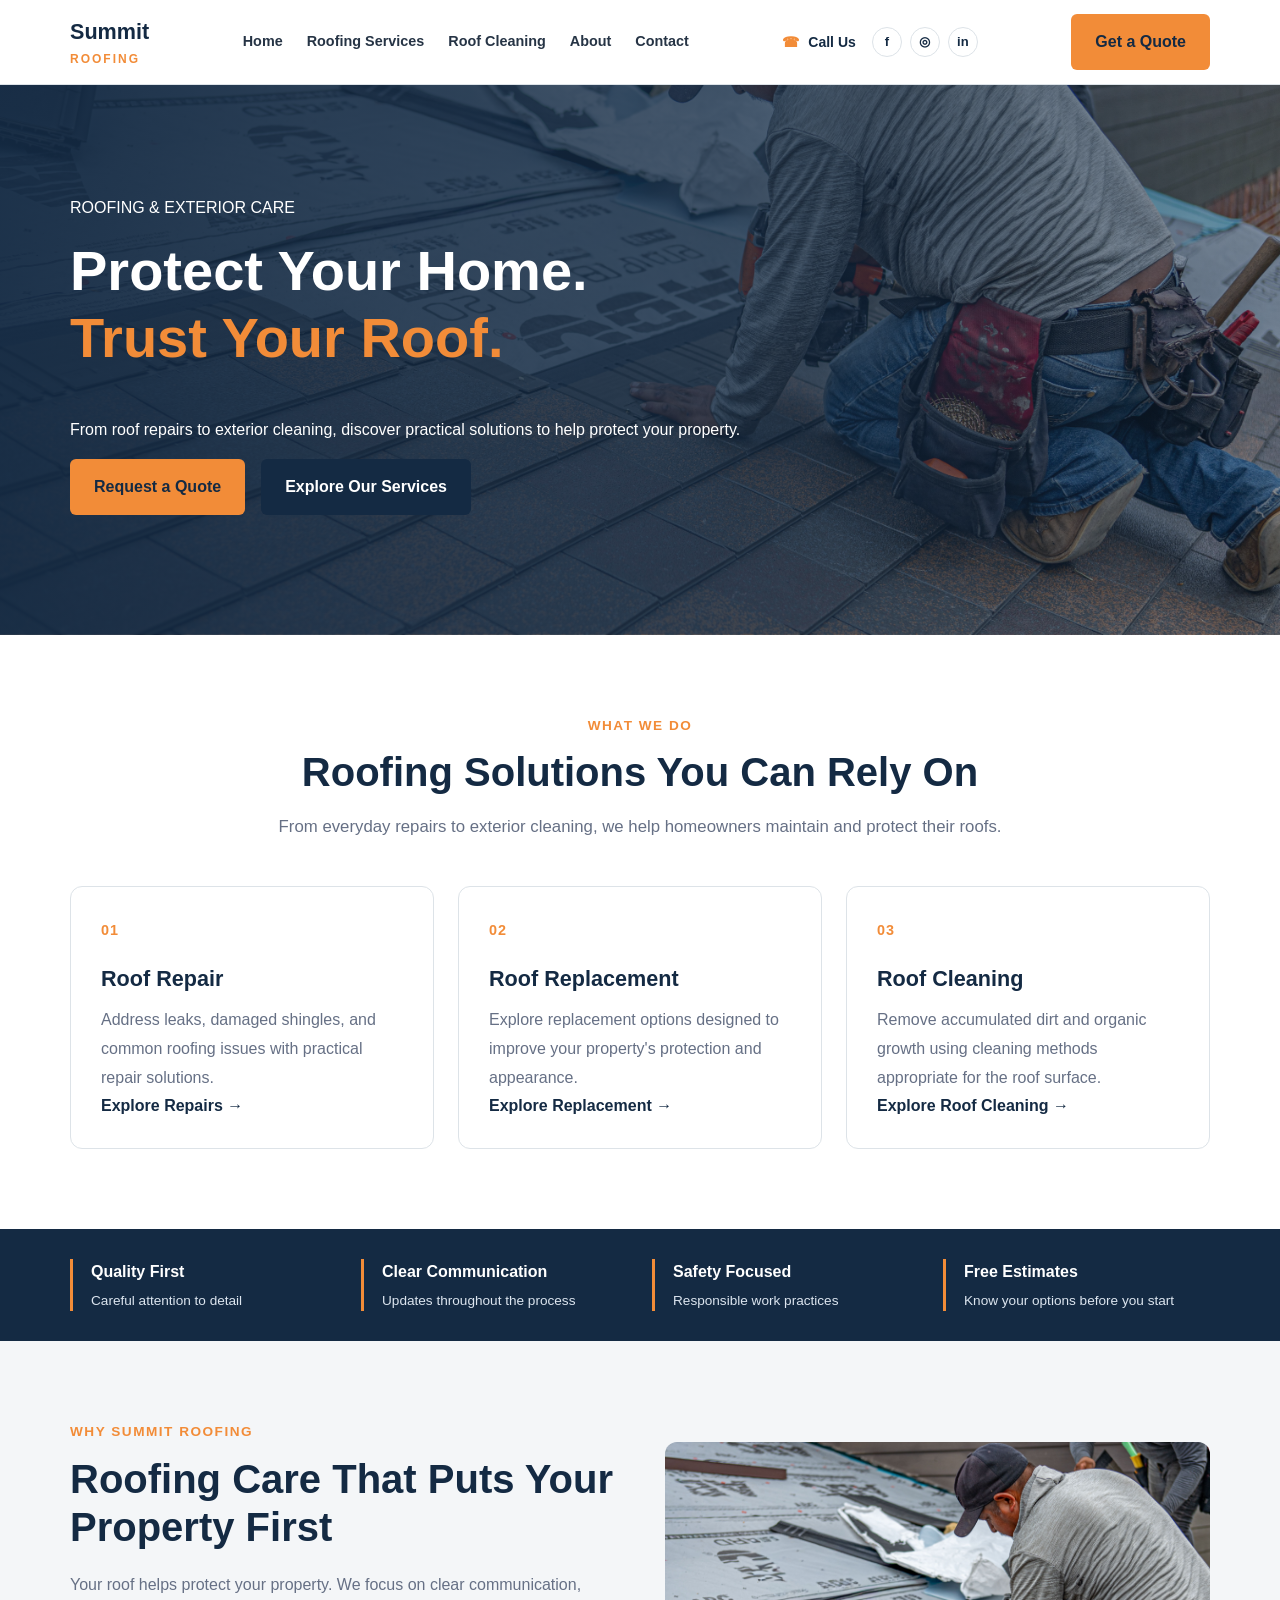
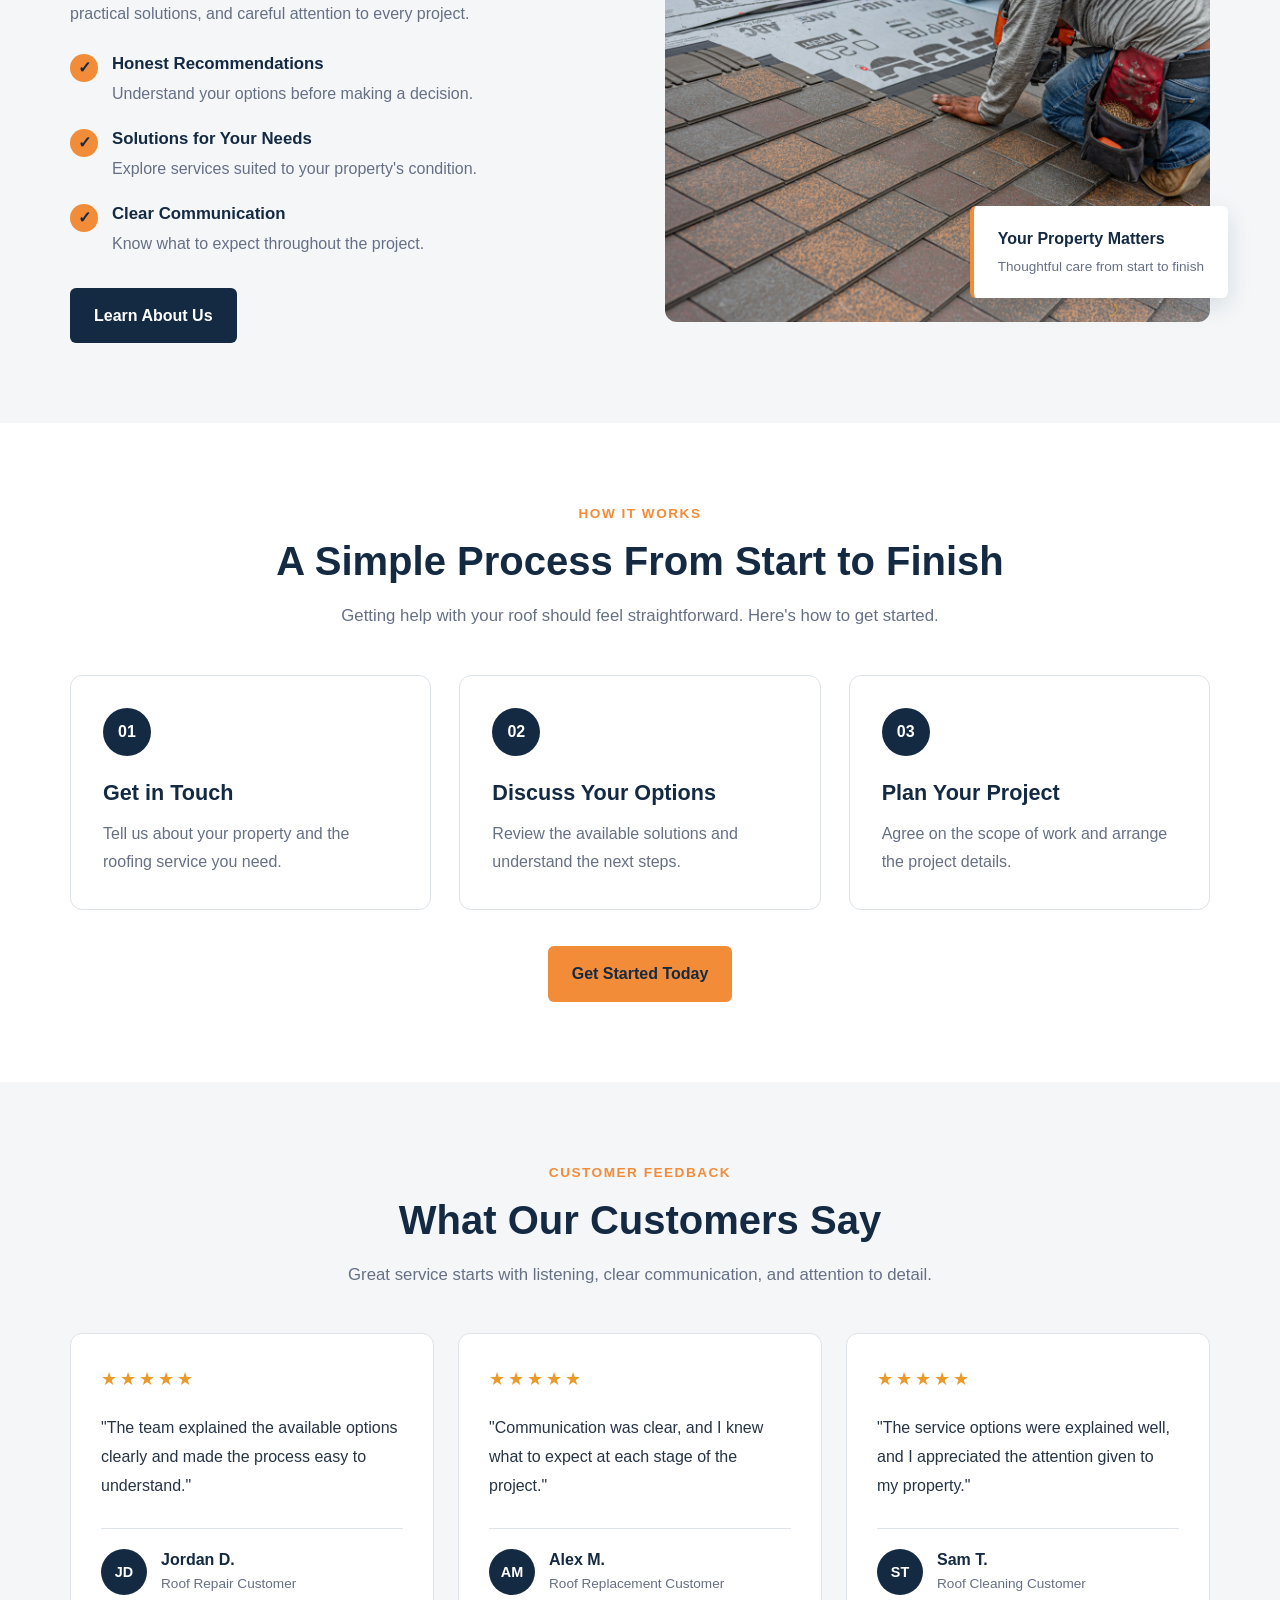
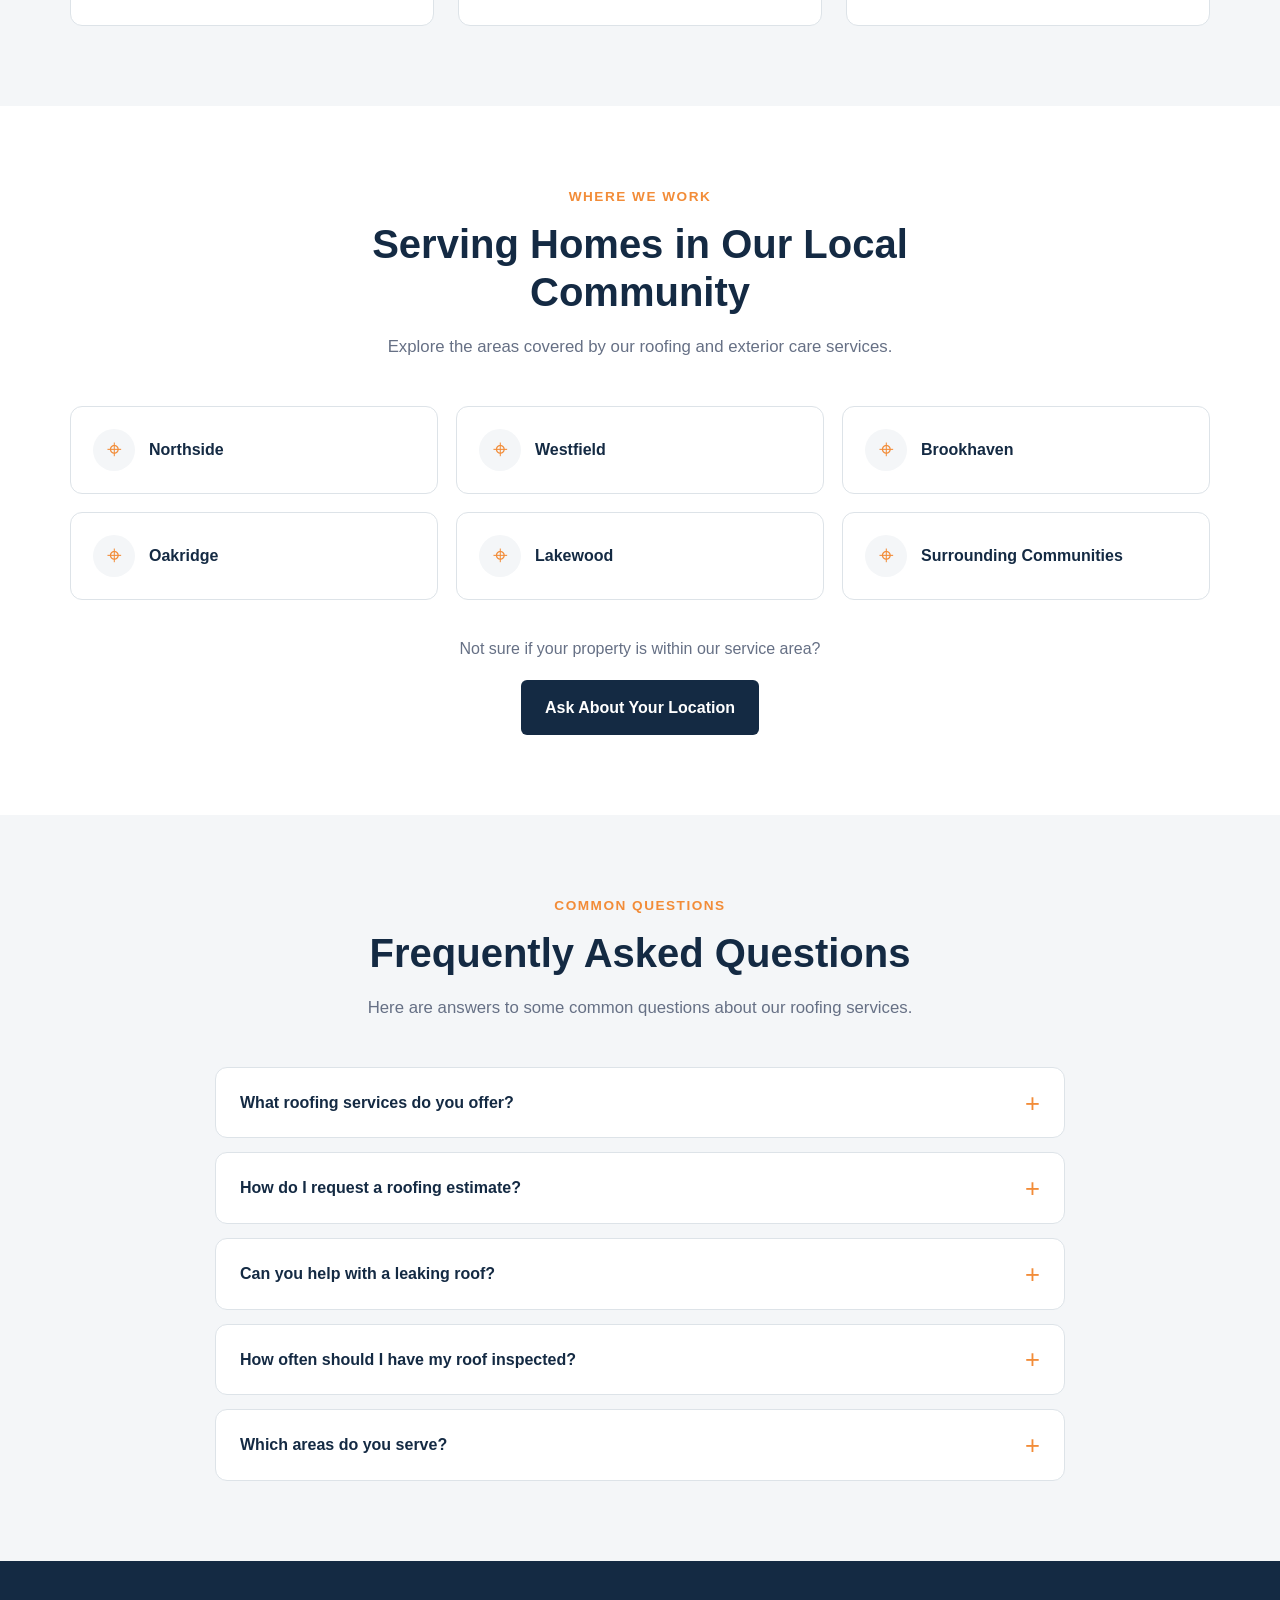
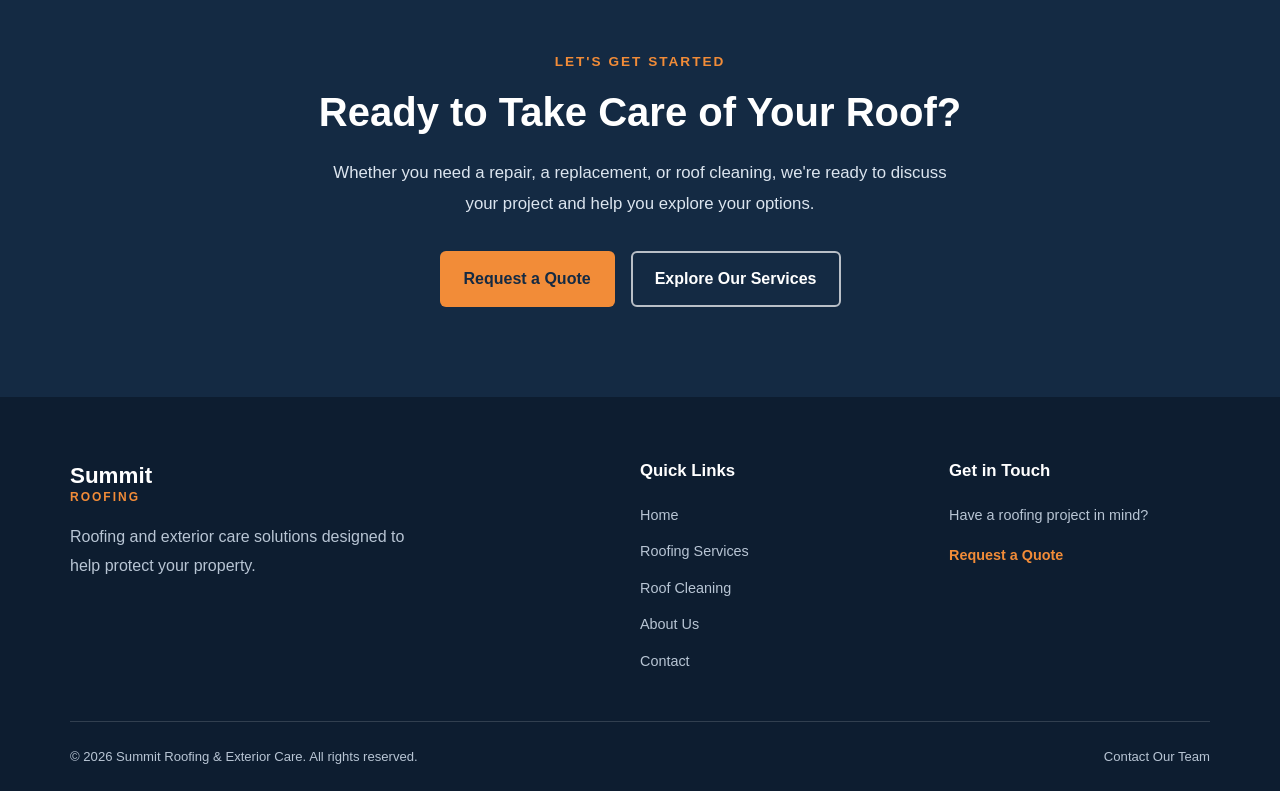
<file: index.html>
<!DOCTYPE html>
<html lang="en">
<head>
    <meta charset="UTF-8">
    <meta name="viewport" content="width=device-width, initial-scale=1.0">

    <title>Summit Roofing & Exterior Care</title>

    <meta
        name="description"
        content="Explore roofing, roof repair, roof replacement, and roof cleaning services from Summit Roofing & Exterior Care."
    >

    <link rel="stylesheet" href="assets/css/style.css">
</head>

<body>

 
<header class="site-header">
  <div class="container">
    <a href="index.html" class="site-logo">
      Summit<span>Roofing</span>
    </a>

    <nav class="site-nav" aria-label="Main navigation">
      <a href="index.html">Home</a>
      <a href="services.html">Roofing Services</a>
      <a href="roof-cleaning.html">Roof Cleaning</a>
      <a href="about.html">About</a>
      <a href="contact.html">Contact</a>
    </nav>

    <!-- ADDITION STARTS HERE -->
    <div class="header-contact">
      <a href="tel:+10000000000" class="header-phone">
        <span aria-hidden="true">☎</span> Call Us
      </a>

      <div class="header-socials">
        <a href="#" aria-label="Facebook">f</a>
        <a href="#" aria-label="Instagram">◎</a>
        <a href="#" aria-label="LinkedIn">in</a>
      </div>
    </div>
    <!-- ADDITION ENDS HERE -->

    <a href="contact.html" class="btn btn--accent">Get a Quote</a>
  </div>
</header>


    <main>
        <section class="hero">
            <div class="container">
                <p class="hero-label">
                    ROOFING & EXTERIOR CARE
                </p>

                <h1>
                    Protect Your Home.<br>
                    <span>Trust Your Roof.</span>
                </h1>

                <p class="hero-description">
                    From roof repairs to exterior cleaning, discover
                    practical solutions to help protect your property.
                </p>

                <div class="hero-actions">
                    <a href="contact.html" class="btn btn--accent">
                        Request a Quote
                    </a>

                    <a href="services.html" class="btn btn--primary">
                        Explore Our Services
                    </a>
                </div>
            </div>
        </section>
        
<!-- Services Section -->
<section class="section services-section">
    <div class="container">

        <div class="section-heading">
            <p class="section-label">WHAT WE DO</p>
            <h2>Roofing Solutions You Can Rely On</h2>
            <p>
                From everyday repairs to exterior cleaning,
                we help homeowners maintain and protect their roofs.
            </p>
        </div>

        <div class="services-grid">

            <article class="service-card">
                <div class="service-number">01</div>
                <h3>Roof Repair</h3>
                <p>
                    Address leaks, damaged shingles, and common
                    roofing issues with practical repair solutions.
                </p>
                <a href="services.html" class="service-link">
                    Explore Repairs &rarr;
                </a>
            </article>

            <article class="service-card">
                <div class="service-number">02</div>
                <h3>Roof Replacement</h3>
                <p>
                    Explore replacement options designed to improve
                    your property's protection and appearance.
                </p>
                <a href="services.html" class="service-link">
                    Explore Replacement &rarr;
                </a>
            </article>

            <article class="service-card">
                <div class="service-number">03</div>
                <h3>Roof Cleaning</h3>
                <p>
                    Remove accumulated dirt and organic growth using
                    cleaning methods appropriate for the roof surface.
                </p>
                <a href="roof-cleaning.html" class="service-link">
                    Explore Roof Cleaning &rarr;
                </a>
            </article>

        </div>

    </div>
</section>

<!-- Trust Bar -->
<section class="trust-bar">
  <div class="container trust-grid">
    <div class="trust-item">
      <strong>Quality First</strong>
      <span>Careful attention to detail</span>
    </div>

    <div class="trust-item">
      <strong>Clear Communication</strong>
      <span>Updates throughout the process</span>
    </div>

    <div class="trust-item">
      <strong>Safety Focused</strong>
      <span>Responsible work practices</span>
    </div>

    <div class="trust-item">
      <strong>Free Estimates</strong>
      <span>Know your options before you start</span>
    </div>
  </div>
</section>

<!-- Why Choose Us Section -->
<section class="section why-us-section">
  <div class="container why-us-grid">

    <div class="why-us-content">
      <p class="section-label">WHY SUMMIT ROOFING</p>

      <h2>Roofing Care That Puts Your Property First</h2>

      <p>
        Your roof helps protect your property. We focus on clear
        communication, practical solutions, and careful attention
        to every project.
      </p>

      <div class="why-us-points">

        <div class="why-us-point">
          <span class="why-us-check">✓</span>
          <div>
            <h3>Honest Recommendations</h3>
            <p>Understand your options before making a decision.</p>
          </div>
        </div>

        <div class="why-us-point">
          <span class="why-us-check">✓</span>
          <div>
            <h3>Solutions for Your Needs</h3>
            <p>Explore services suited to your property's condition.</p>
          </div>
        </div>

        <div class="why-us-point">
          <span class="why-us-check">✓</span>
          <div>
            <h3>Clear Communication</h3>
            <p>Know what to expect throughout the project.</p>
          </div>
        </div>

      </div>

      <a href="about.html" class="btn btn--primary">Learn About Us</a>
    </div>

    <div class="why-us-visual">
      <img
        src="assets/images/roofing-hero.jpg"
        alt="Roofing and exterior care"
      >

      <div class="why-us-note">
        <strong>Your Property Matters</strong>
        <span>Thoughtful care from start to finish</span>
      </div>
    </div>

  </div>
</section>

<!-- How It Works Section -->
<section class="section process-section">
  <div class="container">

    <div class="section-heading">
      <p class="section-label">HOW IT WORKS</p>
      <h2>A Simple Process From Start to Finish</h2>
      <p>Getting help with your roof should feel straightforward. Here's how to get started.</p>
    </div>

    <div class="process-grid">

      <article class="process-card">
        <span class="process-number">01</span>
        <h3>Get in Touch</h3>
        <p>Tell us about your property and the roofing service you need.</p>
      </article>

      <article class="process-card">
        <span class="process-number">02</span>
        <h3>Discuss Your Options</h3>
        <p>Review the available solutions and understand the next steps.</p>
      </article>

      <article class="process-card">
        <span class="process-number">03</span>
        <h3>Plan Your Project</h3>
        <p>Agree on the scope of work and arrange the project details.</p>
      </article>

    </div>

    <div class="process-cta">
      <a href="contact.html" class="btn btn--accent">Get Started Today</a>
    </div>

  </div>
</section>

<!-- Customer Reviews Section -->
<section class="section reviews-section">
  <div class="container">

    <div class="section-heading">
      <p class="section-label">CUSTOMER FEEDBACK</p>
      <h2>What Our Customers Say</h2>
      <p>Great service starts with listening, clear communication, and attention to detail.</p>
    </div>

    <div class="reviews-grid">

      <article class="review-card">
        <div class="review-stars" aria-label="5 out of 5 stars">
          ★★★★★
        </div>
        <blockquote>
          "The team explained the available options clearly and made the process easy to understand."
        </blockquote>
        <div class="review-author">
          <div class="review-avatar">JD</div>
          <div>
            <h3>Jordan D.</h3>
            <p>Roof Repair Customer</p>
          </div>
        </div>
      </article>

      <article class="review-card">
        <div class="review-stars" aria-label="5 out of 5 stars">
          ★★★★★
        </div>
        <blockquote>
          "Communication was clear, and I knew what to expect at each stage of the project."
        </blockquote>
        <div class="review-author">
          <div class="review-avatar">AM</div>
          <div>
            <h3>Alex M.</h3>
            <p>Roof Replacement Customer</p>
          </div>
        </div>
      </article>

      <article class="review-card">
        <div class="review-stars" aria-label="5 out of 5 stars">
          ★★★★★
        </div>
        <blockquote>
          "The service options were explained well, and I appreciated the attention given to my property."
        </blockquote>
        <div class="review-author">
          <div class="review-avatar">ST</div>
          <div>
            <h3>Sam T.</h3>
            <p>Roof Cleaning Customer</p>
          </div>
        </div>
      </article>

    </div>
  </div>
</section>

<!-- Service Areas Section -->
<section class="section service-areas-section">
  <div class="container">

    <div class="section-heading">
      <p class="section-label">WHERE WE WORK</p>
      <h2>Serving Homes in Our Local Community</h2>
      <p>Explore the areas covered by our roofing and exterior care services.</p>
    </div>

    <div class="service-areas-grid">
      <div class="service-area-item">
        <span class="area-pin">⌖</span>
        <h3>Northside</h3>
      </div>

      <div class="service-area-item">
        <span class="area-pin">⌖</span>
        <h3>Westfield</h3>
      </div>

      <div class="service-area-item">
        <span class="area-pin">⌖</span>
        <h3>Brookhaven</h3>
      </div>

      <div class="service-area-item">
        <span class="area-pin">⌖</span>
        <h3>Oakridge</h3>
      </div>

      <div class="service-area-item">
        <span class="area-pin">⌖</span>
        <h3>Lakewood</h3>
      </div>

      <div class="service-area-item">
        <span class="area-pin">⌖</span>
        <h3>Surrounding Communities</h3>
      </div>
    </div>

    <div class="service-areas-cta">
      <p>Not sure if your property is within our service area?</p>
      <a href="contact.html" class="btn btn--primary">Ask About Your Location</a>
    </div>

  </div>
</section>

<!-- FAQ Section -->
<section class="section faq-section">
  <div class="container">

    <div class="section-heading">
      <p class="section-label">COMMON QUESTIONS</p>
      <h2>Frequently Asked Questions</h2>
      <p>Here are answers to some common questions about our roofing services.</p>
    </div>

    <div class="faq-list">

      <details class="faq-item">
        <summary>What roofing services do you offer?</summary>
        <p>Our services include roof repairs, roof replacement, and roof cleaning. Contact us to discuss your property's needs.</p>
      </details>

      <details class="faq-item">
        <summary>How do I request a roofing estimate?</summary>
        <p>Visit our contact page and tell us about your project. We'll discuss the next steps for your estimate.</p>
      </details>

      <details class="faq-item">
        <summary>Can you help with a leaking roof?</summary>
        <p>We can discuss your roofing concern and help you explore appropriate repair options.</p>
      </details>

      <details class="faq-item">
        <summary>How often should I have my roof inspected?</summary>
        <p>Inspection needs depend on your roof's age, condition, local weather, and any signs of damage. Consider a professional inspection if you notice a problem.</p>
      </details>

      <details class="faq-item">
        <summary>Which areas do you serve?</summary>
        <p>Check our service areas section or contact us to ask whether your property is within our coverage area.</p>
      </details>

    </div>
  </div>
</section>

<!-- Final Call to Action -->
<section class="section final-cta-section">
  <div class="container">
    <div class="final-cta-content">
      <p class="final-cta-label">LET'S GET STARTED</p>

      <h2>Ready to Take Care of Your Roof?</h2>

      <p>
        Whether you need a repair, a replacement, or roof cleaning,
        we're ready to discuss your project and help you explore your options.
      </p>

      <div class="final-cta-actions">
        <a href="contact.html" class="btn btn--accent">
          Request a Quote
        </a>

        <a href="services.html" class="btn btn--outline-light">
          Explore Our Services
        </a>
      </div>
    </div>
  </div>
</section>

<!-- Website Footer -->
<footer class="site-footer">
  <div class="container">

    <div class="footer-grid">

      <div class="footer-about">
        <a href="index.html" class="footer-logo">
          Summit<span>Roofing</span>
        </a>

        <p>
          Roofing and exterior care solutions designed to help
          protect your property.
        </p>
      </div>

      <div class="footer-links">
        <h3>Quick Links</h3>
        <a href="index.html">Home</a>
        <a href="services.html">Roofing Services</a>
        <a href="roof-cleaning.html">Roof Cleaning</a>
        <a href="about.html">About Us</a>
        <a href="contact.html">Contact</a>
      </div>

      <div class="footer-contact">
        <h3>Get in Touch</h3>
        <p>Have a roofing project in mind?</p>
        <a href="contact.html" class="footer-contact-link">
          Request a Quote
        </a>
      </div>

    </div>

    <div class="footer-bottom">
      <p>&copy; 2026 Summit Roofing &amp; Exterior Care. All rights reserved.</p>
      <a href="contact.html">Contact Our Team</a>
    </div>

  </div>
</footer>

    </main>

</body>
</html>
</file>
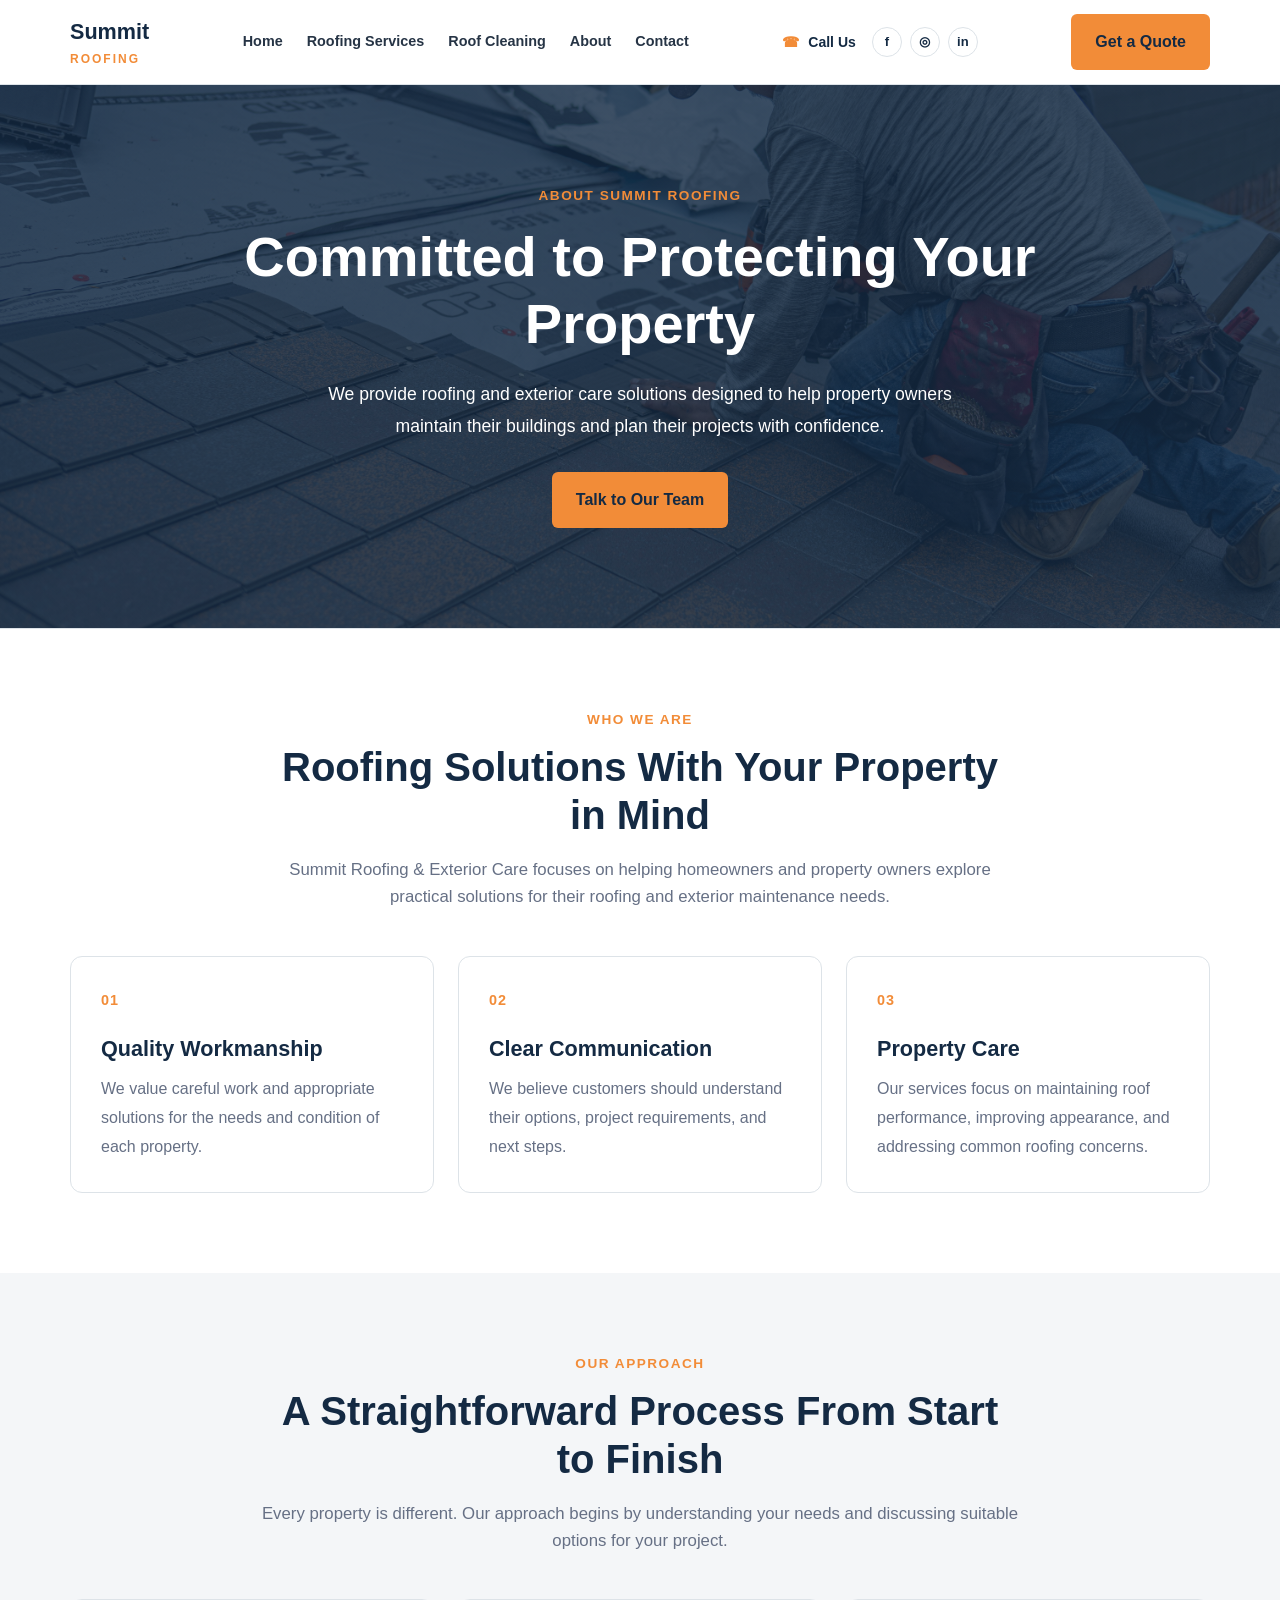
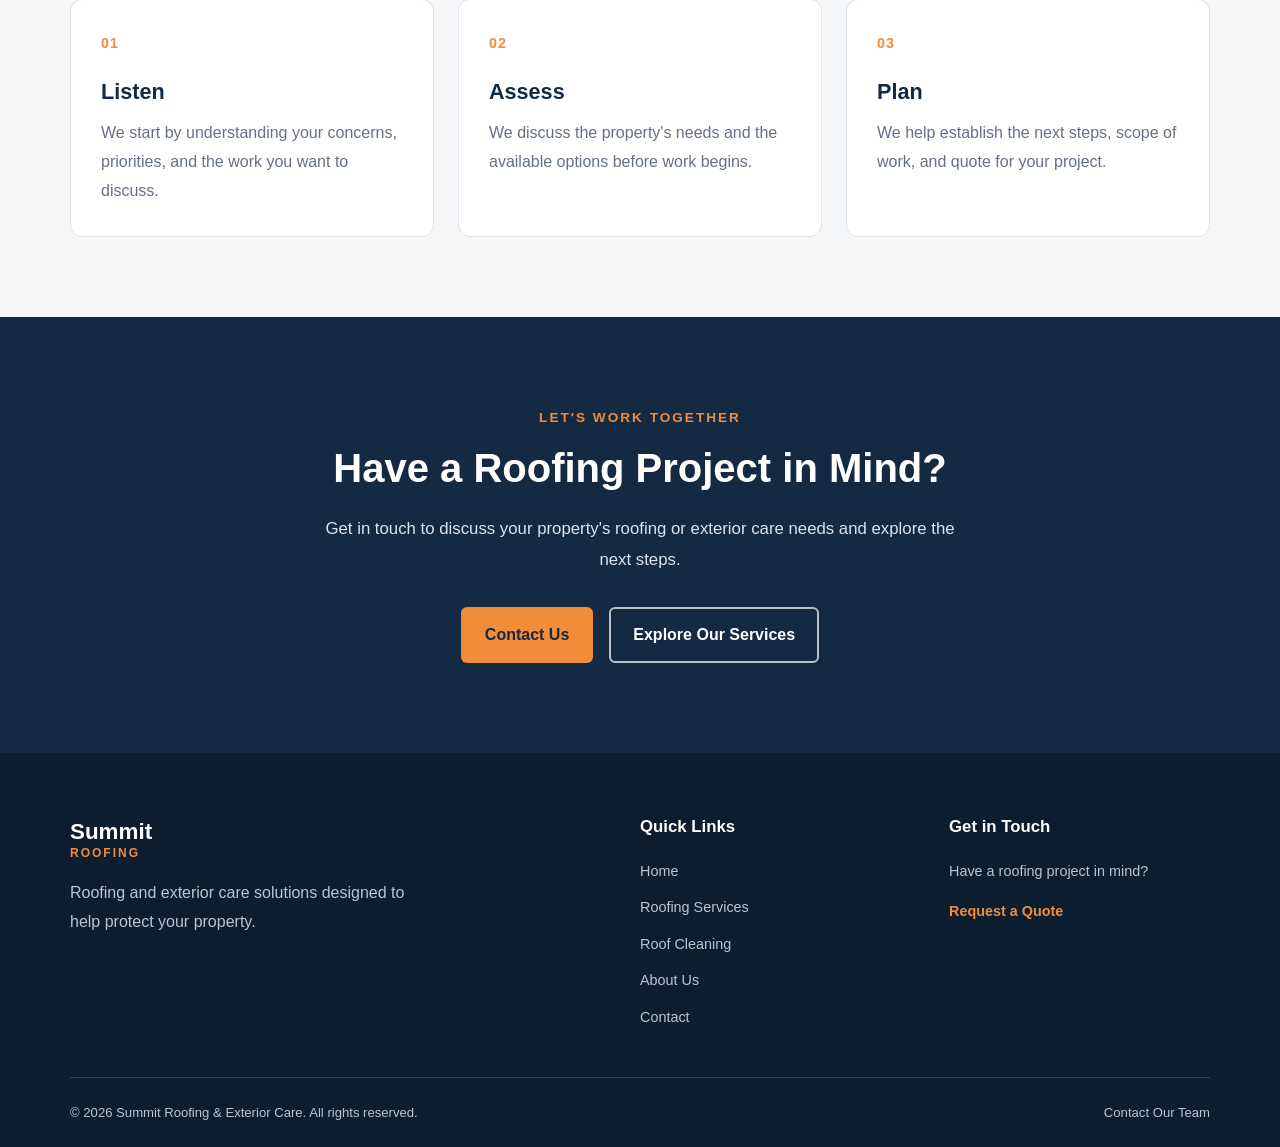
<file: about.html>
<!DOCTYPE html>
<html lang="en">
<head>
  <meta charset="UTF-8">
  <meta name="viewport" content="width=device-width, initial-scale=1.0">
  <meta name="description" content="Learn about Summit Roofing & Exterior Care and our commitment to dependable roofing and exterior care solutions.">
  <title>About Us | Summit Roofing</title>
  <link rel="stylesheet" href="assets/css/style.css">
</head>
<body>

  <!-- Header -->
 
<header class="site-header">
  <div class="container">
    <a href="index.html" class="site-logo">
      Summit<span>Roofing</span>
    </a>

    <nav class="site-nav" aria-label="Main navigation">
      <a href="index.html">Home</a>
      <a href="services.html">Roofing Services</a>
      <a href="roof-cleaning.html">Roof Cleaning</a>
      <a href="about.html">About</a>
      <a href="contact.html">Contact</a>
    </nav>

    <!-- ADDITION STARTS HERE -->
    <div class="header-contact">
      <a href="tel:+10000000000" class="header-phone">
        <span aria-hidden="true">☎</span> Call Us
      </a>

      <div class="header-socials">
        <a href="#" aria-label="Facebook">f</a>
        <a href="#" aria-label="Instagram">◎</a>
        <a href="#" aria-label="LinkedIn">in</a>
      </div>
    </div>
    <!-- ADDITION ENDS HERE -->

    <a href="contact.html" class="btn btn--accent">Get a Quote</a>
  </div>
</header>


  <main>

    <!-- Page Hero -->
    <section class="page-hero">
      <div class="container">
        <p class="section-label">ABOUT SUMMIT ROOFING</p>
        <h1>Committed to Protecting Your Property</h1>
        <p>
          We provide roofing and exterior care solutions designed to help
          property owners maintain their buildings and plan their projects
          with confidence.
        </p>
        <a href="contact.html" class="btn btn--accent">Talk to Our Team</a>
      </div>
    </section>

    <!-- Our Story -->
    <section class="section">
      <div class="container">
        <div class="section-heading">
          <p class="section-label">WHO WE ARE</p>
          <h2>Roofing Solutions With Your Property in Mind</h2>
          <p>
            Summit Roofing &amp; Exterior Care focuses on helping homeowners
            and property owners explore practical solutions for their roofing
            and exterior maintenance needs.
          </p>
        </div>

        <div class="services-grid">
          <article class="service-card">
            <div class="service-number">01</div>
            <h3>Quality Workmanship</h3>
            <p>
              We value careful work and appropriate solutions for the needs
              and condition of each property.
            </p>
          </article>

          <article class="service-card">
            <div class="service-number">02</div>
            <h3>Clear Communication</h3>
            <p>
              We believe customers should understand their options,
              project requirements, and next steps.
            </p>
          </article>

          <article class="service-card">
            <div class="service-number">03</div>
            <h3>Property Care</h3>
            <p>
              Our services focus on maintaining roof performance,
              improving appearance, and addressing common roofing concerns.
            </p>
          </article>
        </div>
      </div>
    </section>

    <!-- Our Approach -->
    <section class="section section--light">
      <div class="container">
        <div class="section-heading">
          <p class="section-label">OUR APPROACH</p>
          <h2>A Straightforward Process From Start to Finish</h2>
          <p>
            Every property is different. Our approach begins by understanding
            your needs and discussing suitable options for your project.
          </p>
        </div>

        <div class="services-grid">
          <article class="service-card">
            <div class="service-number">01</div>
            <h3>Listen</h3>
            <p>
              We start by understanding your concerns, priorities,
              and the work you want to discuss.
            </p>
          </article>

          <article class="service-card">
            <div class="service-number">02</div>
            <h3>Assess</h3>
            <p>
              We discuss the property's needs and the available options
              before work begins.
            </p>
          </article>

          <article class="service-card">
            <div class="service-number">03</div>
            <h3>Plan</h3>
            <p>
              We help establish the next steps, scope of work,
              and quote for your project.
            </p>
          </article>
        </div>
      </div>
    </section>

    <!-- Call to Action -->
    <section class="section final-cta-section">
      <div class="container final-cta-content">
        <p class="final-cta-label">LET'S WORK TOGETHER</p>
        <h2>Have a Roofing Project in Mind?</h2>
        <p>
          Get in touch to discuss your property's roofing or exterior
          care needs and explore the next steps.
        </p>
        <div class="final-cta-actions">
          <a href="contact.html" class="btn btn--accent">Contact Us</a>
          <a href="services.html" class="btn btn--outline-light">Explore Our Services</a>
        </div>
      </div>
    </section>

  </main>

  <!-- Footer -->
  <footer class="site-footer">
    <div class="container">
      <div class="footer-grid">
        <div class="footer-about">
          <a href="index.html" class="footer-logo">
            Summit<span>Roofing</span>
          </a>
          <p>Roofing and exterior care solutions designed to help protect your property.</p>
        </div>

        <div class="footer-links">
          <h3>Quick Links</h3>
          <a href="index.html">Home</a>
          <a href="services.html">Roofing Services</a>
          <a href="roof-cleaning.html">Roof Cleaning</a>
          <a href="about.html">About Us</a>
          <a href="contact.html">Contact</a>
        </div>

        <div class="footer-contact">
          <h3>Get in Touch</h3>
          <p>Have a roofing project in mind?</p>
          <a href="contact.html" class="footer-contact-link">Request a Quote</a>
        </div>
      </div>

      <div class="footer-bottom">
        <p>&copy; 2026 Summit Roofing &amp; Exterior Care. All rights reserved.</p>
        <a href="contact.html">Contact Our Team</a>
      </div>
    </div>
  </footer>

</body>
</html>
</file>
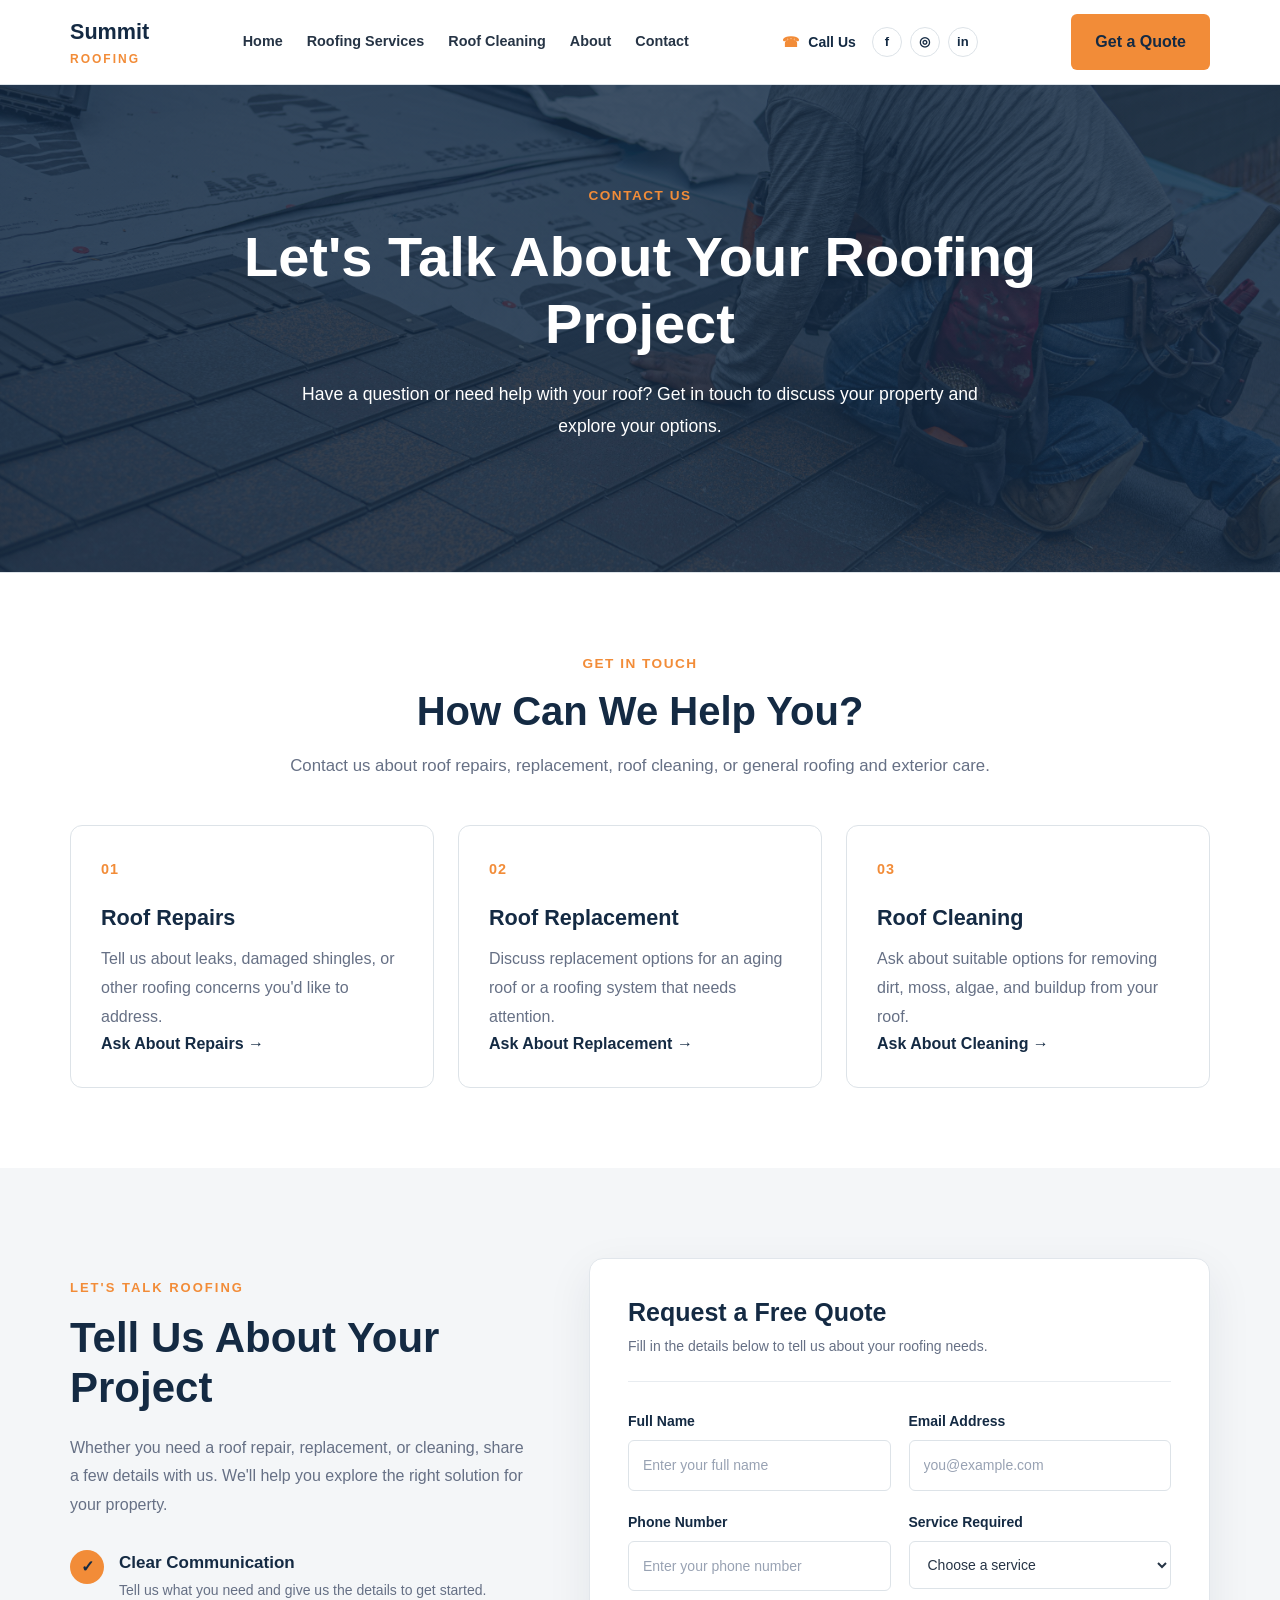
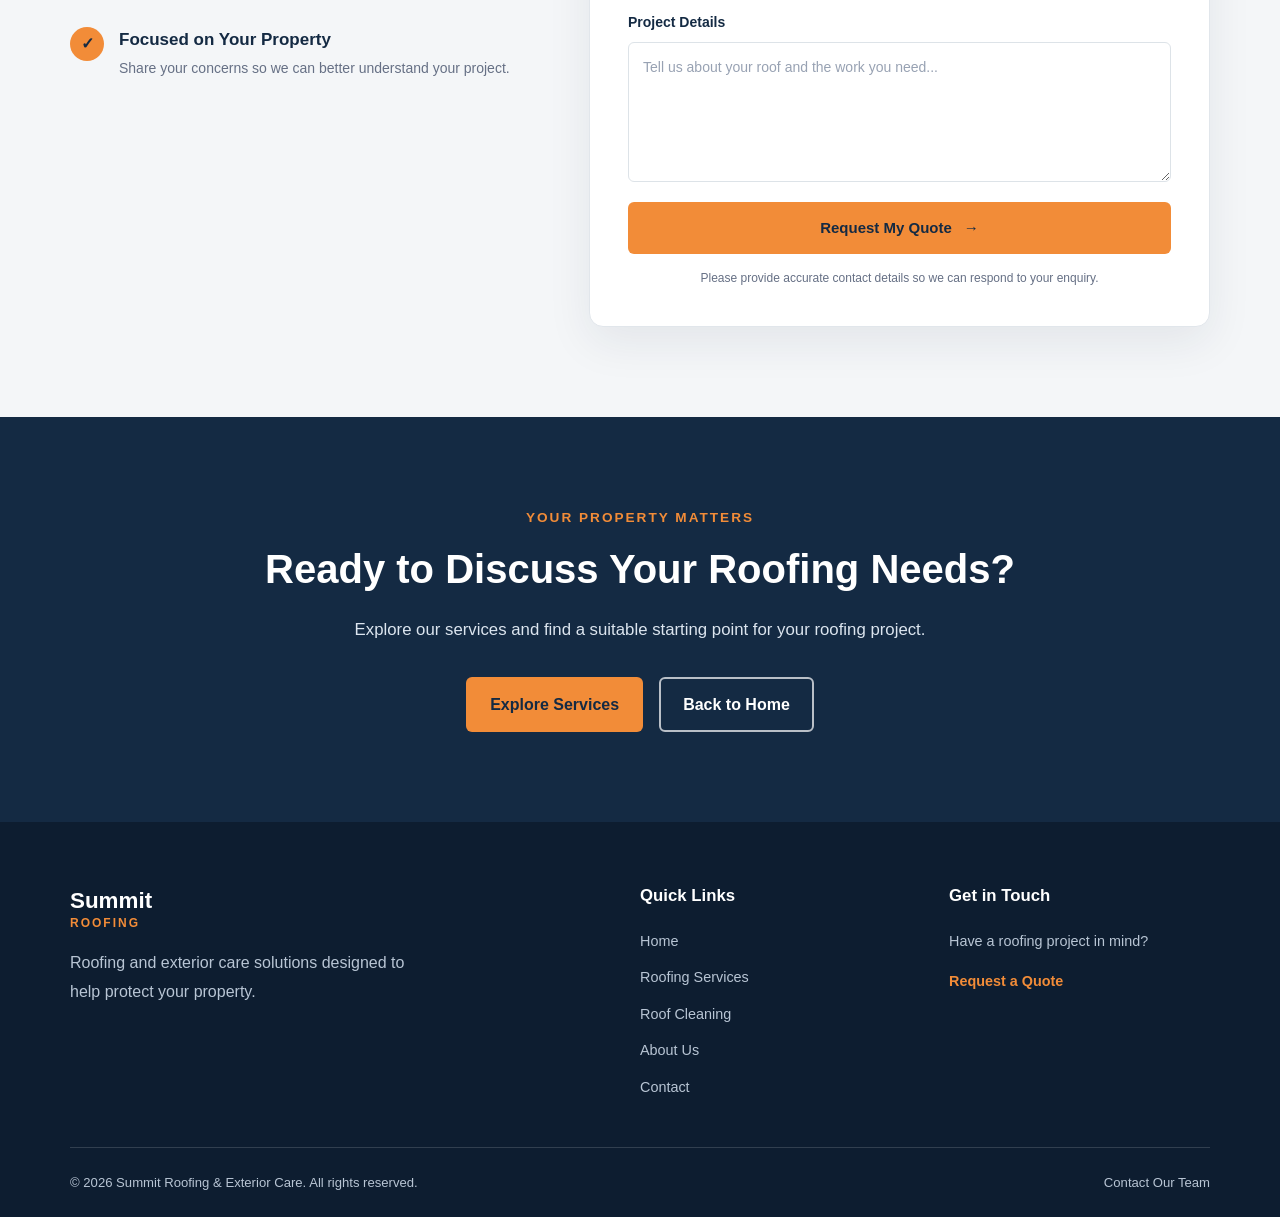
<file: contact.html>
<!DOCTYPE html>
<html lang="en">
<head>
  <meta charset="UTF-8">
  <meta name="viewport" content="width=device-width, initial-scale=1.0">
  <meta name="description" content="Contact Summit Roofing & Exterior Care to discuss roof repairs, roof replacement, roof cleaning, and request a quote.">
  <title>Contact Us | Summit Roofing</title>
  <link rel="stylesheet" href="assets/css/style.css">
</head>
<body>

  <!-- Header -->
 
<header class="site-header">
  <div class="container">
    <a href="index.html" class="site-logo">
      Summit<span>Roofing</span>
    </a>

    <nav class="site-nav" aria-label="Main navigation">
      <a href="index.html">Home</a>
      <a href="services.html">Roofing Services</a>
      <a href="roof-cleaning.html">Roof Cleaning</a>
      <a href="about.html">About</a>
      <a href="contact.html">Contact</a>
    </nav>

    <!-- ADDITION STARTS HERE -->
    <div class="header-contact">
      <a href="tel:+10000000000" class="header-phone">
        <span aria-hidden="true">☎</span> Call Us
      </a>

      <div class="header-socials">
        <a href="#" aria-label="Facebook">f</a>
        <a href="#" aria-label="Instagram">◎</a>
        <a href="#" aria-label="LinkedIn">in</a>
      </div>
    </div>
    <!-- ADDITION ENDS HERE -->

    <a href="contact.html" class="btn btn--accent">Get a Quote</a>
  </div>
</header>


  <main>

    <!-- Page Hero -->
    <section class="page-hero">
      <div class="container">
        <p class="section-label">CONTACT US</p>
        <h1>Let's Talk About Your Roofing Project</h1>
        <p>
          Have a question or need help with your roof?
          Get in touch to discuss your property and explore your options.
        </p>
      </div>
    </section>

    <!-- Contact Information -->
    <section class="section">
      <div class="container">
        <div class="section-heading">
          <p class="section-label">GET IN TOUCH</p>
          <h2>How Can We Help You?</h2>
          <p>
            Contact us about roof repairs, replacement, roof cleaning,
            or general roofing and exterior care.
          </p>
        </div>

        <div class="services-grid">

          <article class="service-card">
            <div class="service-number">01</div>
            <h3>Roof Repairs</h3>
            <p>
              Tell us about leaks, damaged shingles, or other roofing
              concerns you'd like to address.
            </p>
            <a href="mailto:info@example.com?subject=Roof%20Repair%20Enquiry" class="service-link">
              Ask About Repairs &rarr;
            </a>
          </article>

          <article class="service-card">
            <div class="service-number">02</div>
            <h3>Roof Replacement</h3>
            <p>
              Discuss replacement options for an aging roof or a
              roofing system that needs attention.
            </p>
            <a href="mailto:info@example.com?subject=Roof%20Replacement%20Enquiry" class="service-link">
              Ask About Replacement &rarr;
            </a>
          </article>

          <article class="service-card">
            <div class="service-number">03</div>
            <h3>Roof Cleaning</h3>
            <p>
              Ask about suitable options for removing dirt, moss,
              algae, and buildup from your roof.
            </p>
            <a href="mailto:info@example.com?subject=Roof%20Cleaning%20Enquiry" class="service-link">
              Ask About Cleaning &rarr;
            </a>
          </article>

        </div>
      </div>
    </section>

    
<!-- Contact Form Section -->
<section class="contact-form-section">
  <div class="container">
    <div class="contact-form-layout">

      <div class="contact-form-intro">
        <p class="contact-form-label">LET'S TALK ROOFING</p>
        <h2>Tell Us About Your Project</h2>
        <p>
          Whether you need a roof repair, replacement, or cleaning,
          share a few details with us. We'll help you explore the
          right solution for your property.
        </p>

        <div class="contact-form-note">
          <span class="contact-form-note-icon">✓</span>
          <div>
            <h3>Clear Communication</h3>
            <p>Tell us what you need and give us the details to get started.</p>
          </div>
        </div>

        <div class="contact-form-note">
          <span class="contact-form-note-icon">✓</span>
          <div>
            <h3>Focused on Your Property</h3>
            <p>Share your concerns so we can better understand your project.</p>
          </div>
        </div>
      </div>

      <form class="summit-contact-form" action="#" method="post">
        <div class="summit-form-heading">
          <h3>Request a Free Quote</h3>
          <p>Fill in the details below to tell us about your roofing needs.</p>
        </div>

        <div class="summit-form-row">
          <div class="summit-form-field">
            <label for="contact-name">Full Name</label>
            <input
              type="text"
              id="contact-name"
              name="name"
              placeholder="Enter your full name"
              required
            >
          </div>

          <div class="summit-form-field">
            <label for="contact-email">Email Address</label>
            <input
              type="email"
              id="contact-email"
              name="email"
              placeholder="you@example.com"
              required
            >
          </div>
        </div>

        <div class="summit-form-row">
          <div class="summit-form-field">
            <label for="contact-phone">Phone Number</label>
            <input
              type="tel"
              id="contact-phone"
              name="phone"
              placeholder="Enter your phone number"
            >
          </div>

          <div class="summit-form-field">
            <label for="contact-service">Service Required</label>
            <select id="contact-service" name="service" required>
              <option value="">Choose a service</option>
              <option value="roof-repair">Roof Repair</option>
              <option value="roof-replacement">Roof Replacement</option>
              <option value="roof-cleaning">Roof Cleaning</option>
              <option value="other">Other</option>
            </select>
          </div>
        </div>

        <div class="summit-form-field">
          <label for="contact-message">Project Details</label>
          <textarea
            id="contact-message"
            name="message"
            rows="5"
            placeholder="Tell us about your roof and the work you need..."
            required
          ></textarea>
        </div>

        <button type="submit" class="summit-form-submit">
          Request My Quote <span aria-hidden="true">→</span>
        </button>

        <p class="summit-form-disclaimer">
          Please provide accurate contact details so we can respond to your enquiry.
        </p>
      </form>

    </div>
  </div>
</section>


    <!-- Call to Action -->
    <section class="section final-cta-section">
      <div class="container final-cta-content">
        <p class="final-cta-label">YOUR PROPERTY MATTERS</p>
        <h2>Ready to Discuss Your Roofing Needs?</h2>
        <p>
          Explore our services and find a suitable starting point
          for your roofing project.
        </p>
        <div class="final-cta-actions">
          <a href="services.html" class="btn btn--accent">Explore Services</a>
          <a href="index.html" class="btn btn--outline-light">Back to Home</a>
        </div>
      </div>
    </section>

  </main>

  <!-- Footer -->
  <footer class="site-footer">
    <div class="container">
      <div class="footer-grid">

        <div class="footer-about">
          <a href="index.html" class="footer-logo">
            Summit<span>Roofing</span>
          </a>
          <p>Roofing and exterior care solutions designed to help protect your property.</p>
        </div>

        <div class="footer-links">
          <h3>Quick Links</h3>
          <a href="index.html">Home</a>
          <a href="services.html">Roofing Services</a>
          <a href="roof-cleaning.html">Roof Cleaning</a>
          <a href="about.html">About Us</a>
          <a href="contact.html">Contact</a>
        </div>

        <div class="footer-contact">
          <h3>Get in Touch</h3>
          <p>Have a roofing project in mind?</p>
          <a href="contact.html" class="footer-contact-link">Request a Quote</a>
        </div>

      </div>

      <div class="footer-bottom">
        <p>&copy; 2026 Summit Roofing &amp; Exterior Care. All rights reserved.</p>
        <a href="contact.html">Contact Our Team</a>
      </div>
    </div>
  </footer>

</body>
</html>
</file>
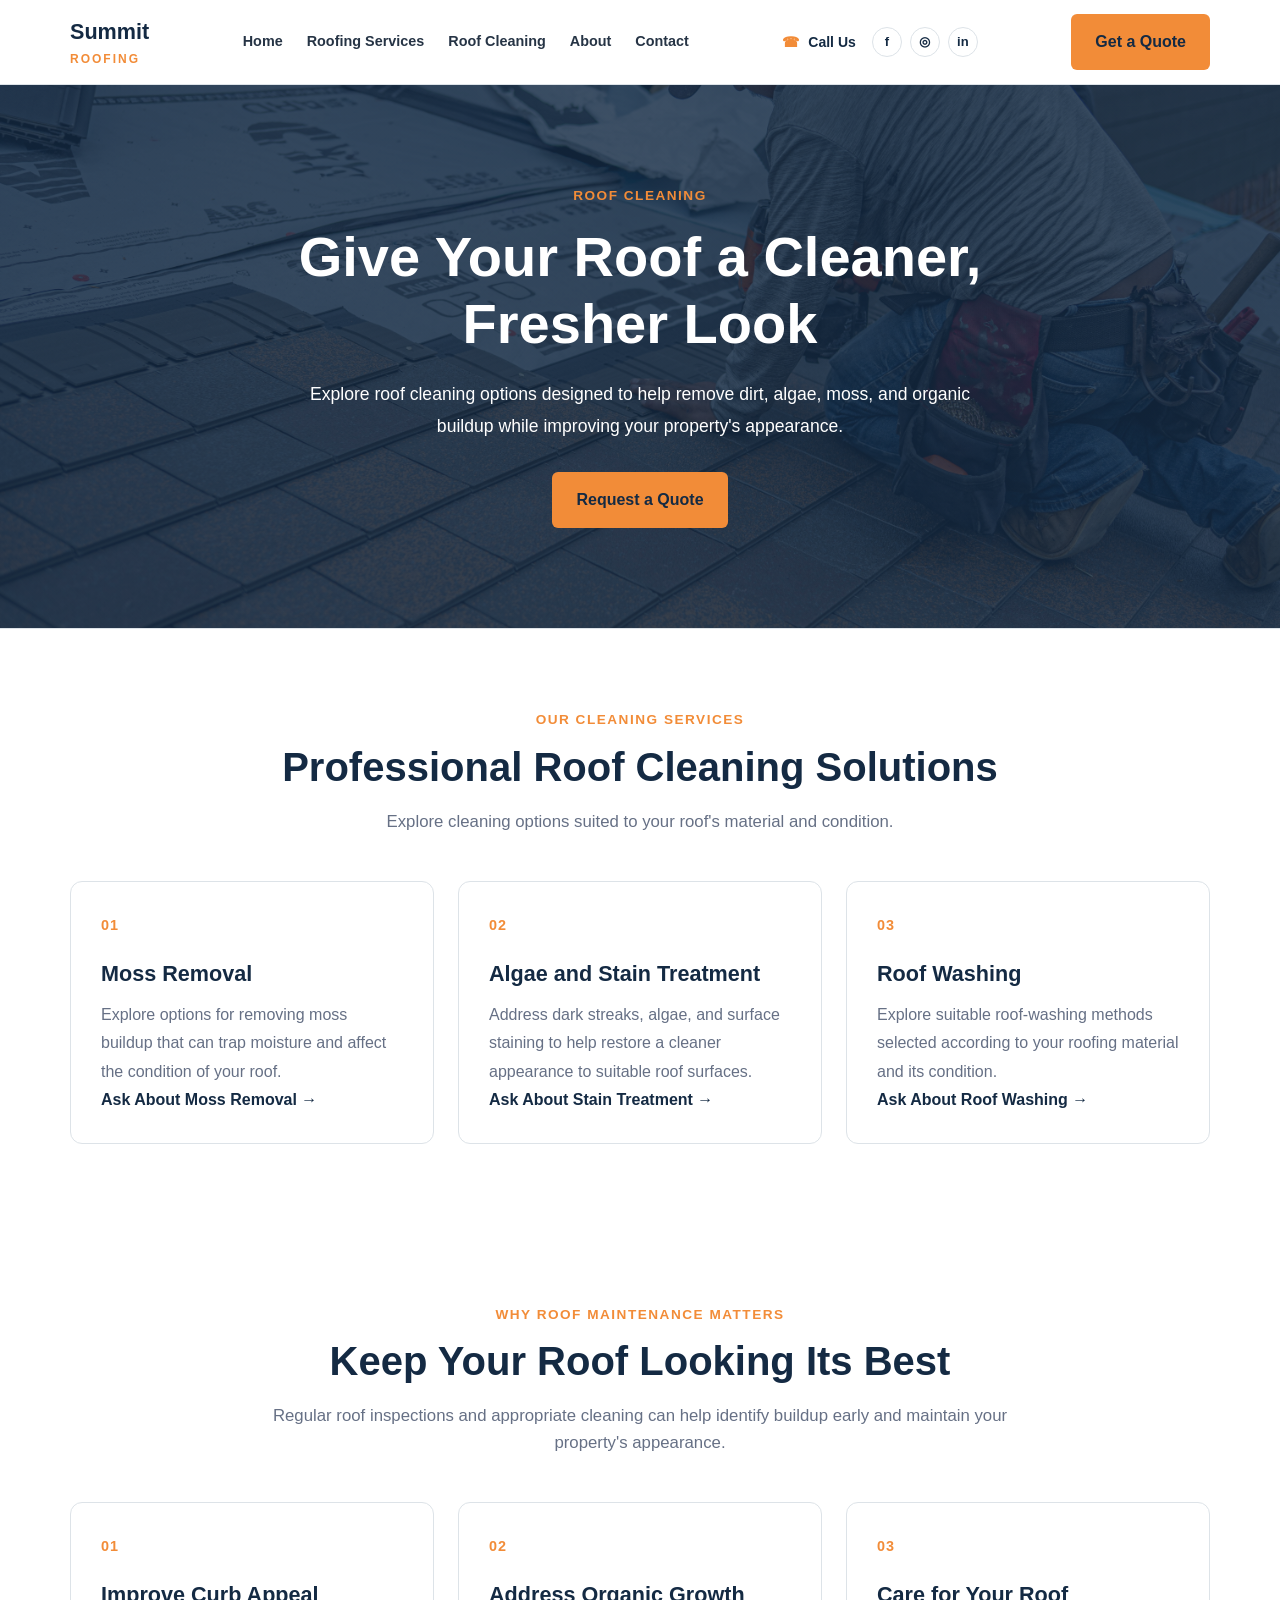
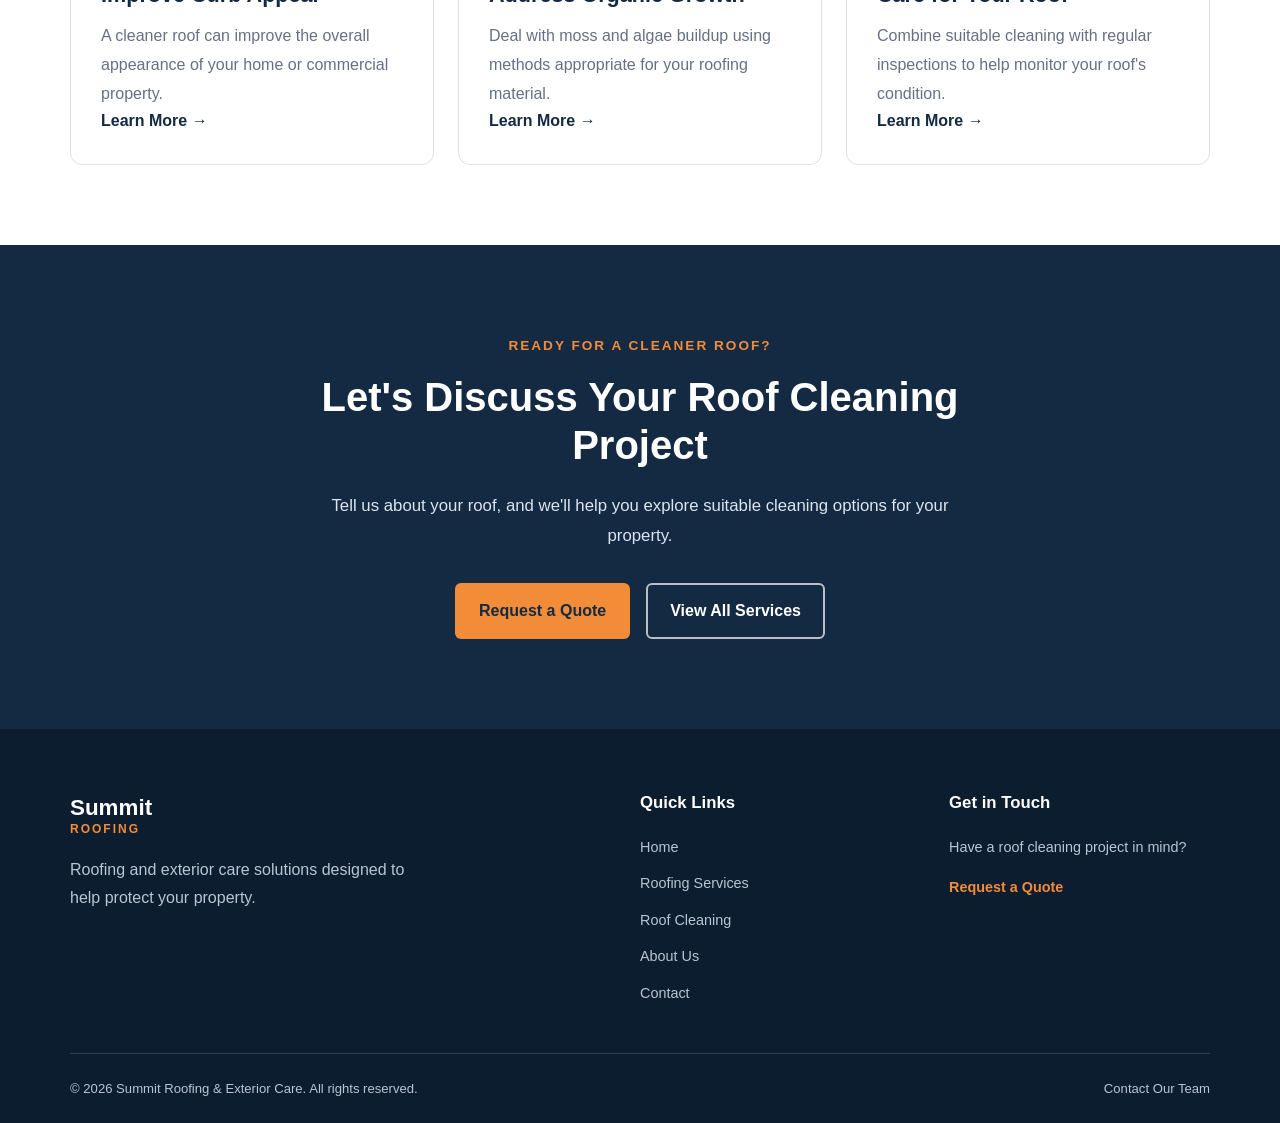
<file: roof-cleaning.html>
<!DOCTYPE html>
<html lang="en">
<head>
  <meta charset="UTF-8">
  <meta name="viewport" content="width=device-width, initial-scale=1.0">
  <meta name="description" content="Discover professional roof cleaning options from Summit Roofing to help remove dirt, algae, moss, and organic buildup from suitable roof surfaces.">
  <title>Roof Cleaning | Summit Roofing</title>
  <link rel="stylesheet" href="assets/css/style.css">
</head>
<body>


<header class="site-header">
  <div class="container">
    <a href="index.html" class="site-logo">
      Summit<span>Roofing</span>
    </a>

    <nav class="site-nav" aria-label="Main navigation">
      <a href="index.html">Home</a>
      <a href="services.html">Roofing Services</a>
      <a href="roof-cleaning.html">Roof Cleaning</a>
      <a href="about.html">About</a>
      <a href="contact.html">Contact</a>
    </nav>

    <!-- ADDITION STARTS HERE -->
    <div class="header-contact">
      <a href="tel:+10000000000" class="header-phone">
        <span aria-hidden="true">☎</span> Call Us
      </a>

      <div class="header-socials">
        <a href="#" aria-label="Facebook">f</a>
        <a href="#" aria-label="Instagram">◎</a>
        <a href="#" aria-label="LinkedIn">in</a>
      </div>
    </div>
    <!-- ADDITION ENDS HERE -->

    <a href="contact.html" class="btn btn--accent">Get a Quote</a>
  </div>
</header>


  <main>

    <!-- Page Hero -->
    <section class="page-hero">
      <div class="container">
        <p class="section-label">ROOF CLEANING</p>
        <h1>Give Your Roof a Cleaner, Fresher Look</h1>
        <p>
          Explore roof cleaning options designed to help remove dirt,
          algae, moss, and organic buildup while improving your property's appearance.
        </p>
        <a href="contact.html" class="btn btn--accent">Request a Quote</a>
      </div>
    </section>

    <!-- Roof Cleaning Services -->
    <section class="section">
      <div class="container">
        <div class="section-heading">
          <p class="section-label">OUR CLEANING SERVICES</p>
          <h2>Professional Roof Cleaning Solutions</h2>
          <p>Explore cleaning options suited to your roof's material and condition.</p>
        </div>

        <div class="services-grid">
          <article class="service-card">
            <div class="service-number">01</div>
            <h3>Moss Removal</h3>
            <p>
              Explore options for removing moss buildup that can trap
              moisture and affect the condition of your roof.
            </p>
            <a href="contact.html" class="service-link">Ask About Moss Removal &rarr;</a>
          </article>

          <article class="service-card">
            <div class="service-number">02</div>
            <h3>Algae and Stain Treatment</h3>
            <p>
              Address dark streaks, algae, and surface staining to help
              restore a cleaner appearance to suitable roof surfaces.
            </p>
            <a href="contact.html" class="service-link">Ask About Stain Treatment &rarr;</a>
          </article>

          <article class="service-card">
            <div class="service-number">03</div>
            <h3>Roof Washing</h3>
            <p>
              Explore suitable roof-washing methods selected according
              to your roofing material and its condition.
            </p>
            <a href="contact.html" class="service-link">Ask About Roof Washing &rarr;</a>
          </article>
        </div>
      </div>
    </section>

    <!-- Why Choose Roof Cleaning -->
    <section class="section">
      <div class="container">
        <div class="section-heading">
          <p class="section-label">WHY ROOF MAINTENANCE MATTERS</p>
          <h2>Keep Your Roof Looking Its Best</h2>
          <p>
            Regular roof inspections and appropriate cleaning can help
            identify buildup early and maintain your property's appearance.
          </p>
        </div>

        <div class="services-grid">
          <article class="service-card">
            <div class="service-number">01</div>
            <h3>Improve Curb Appeal</h3>
            <p>
              A cleaner roof can improve the overall appearance of your
              home or commercial property.
            </p>
            <a href="contact.html" class="service-link">Learn More &rarr;</a>
          </article>

          <article class="service-card">
            <div class="service-number">02</div>
            <h3>Address Organic Growth</h3>
            <p>
              Deal with moss and algae buildup using methods appropriate
              for your roofing material.
            </p>
            <a href="contact.html" class="service-link">Learn More &rarr;</a>
          </article>

          <article class="service-card">
            <div class="service-number">03</div>
            <h3>Care for Your Roof</h3>
            <p>
              Combine suitable cleaning with regular inspections to help
              monitor your roof's condition.
            </p>
            <a href="contact.html" class="service-link">Learn More &rarr;</a>
          </article>
        </div>
      </div>
    </section>

    <!-- Call to Action -->
    <section class="section final-cta-section">
      <div class="container final-cta-content">
        <p class="final-cta-label">READY FOR A CLEANER ROOF?</p>
        <h2>Let's Discuss Your Roof Cleaning Project</h2>
        <p>
          Tell us about your roof, and we'll help you explore suitable
          cleaning options for your property.
        </p>
        <div class="final-cta-actions">
          <a href="contact.html" class="btn btn--accent">Request a Quote</a>
          <a href="services.html" class="btn btn--outline-light">View All Services</a>
        </div>
      </div>
    </section>

  </main>

  <!-- Footer -->
  <footer class="site-footer">
    <div class="container">
      <div class="footer-grid">
        <div class="footer-about">
          <a href="index.html" class="footer-logo">
            Summit<span>Roofing</span>
          </a>
          <p>Roofing and exterior care solutions designed to help protect your property.</p>
        </div>

        <div class="footer-links">
          <h3>Quick Links</h3>
          <a href="index.html">Home</a>
          <a href="services.html">Roofing Services</a>
          <a href="roof-cleaning.html">Roof Cleaning</a>
          <a href="about.html">About Us</a>
          <a href="contact.html">Contact</a>
        </div>

        <div class="footer-contact">
          <h3>Get in Touch</h3>
          <p>Have a roof cleaning project in mind?</p>
          <a href="contact.html" class="footer-contact-link">Request a Quote</a>
        </div>
      </div>

      <div class="footer-bottom">
        <p>&copy; 2026 Summit Roofing &amp; Exterior Care. All rights reserved.</p>
        <a href="contact.html">Contact Our Team</a>
      </div>
    </div>
  </footer>

</body>
</html>
</file>
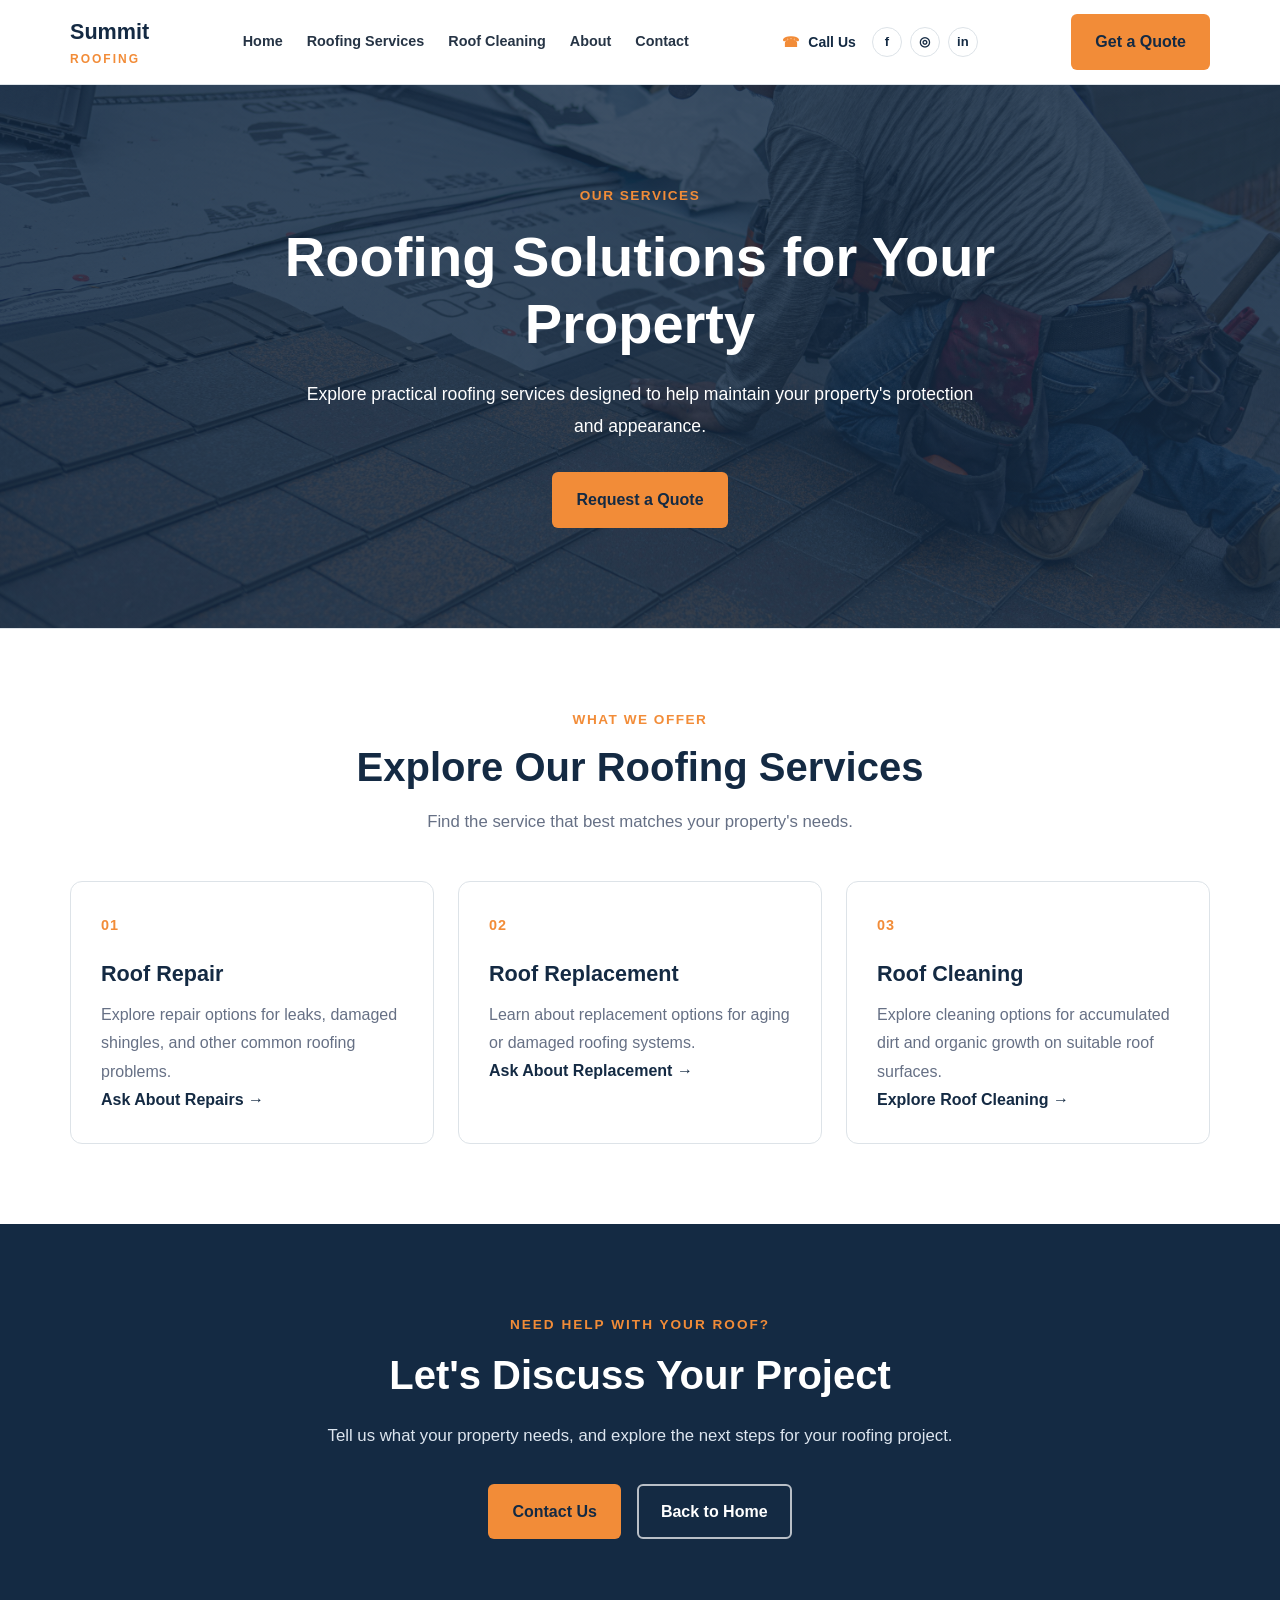
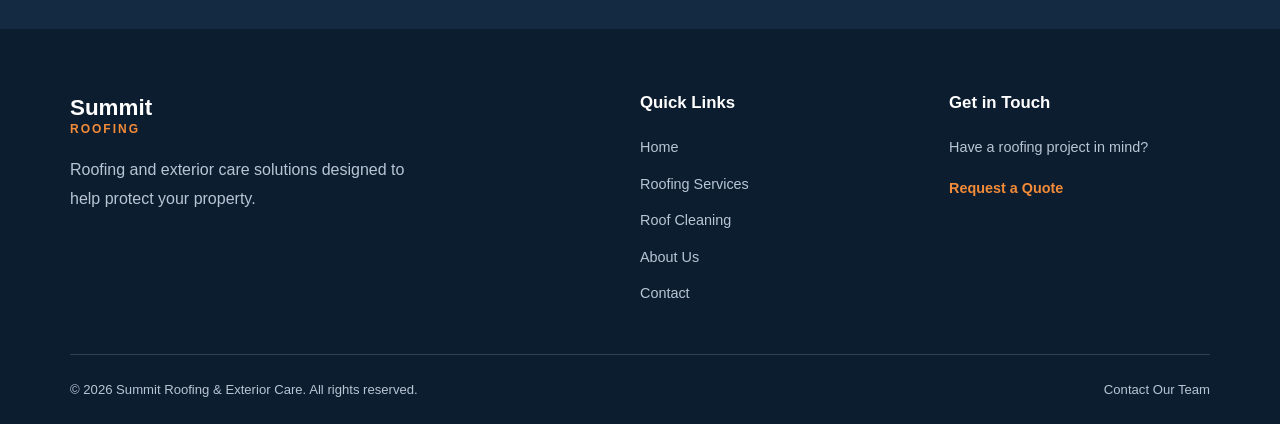
<file: services.html>
<!DOCTYPE html>
<html lang="en">
<head>
  <meta charset="UTF-8">
  <meta name="viewport" content="width=device-width, initial-scale=1.0">
  <meta name="description" content="Explore roof repair, roof replacement, and exterior care services from Summit Roofing.">
  <title>Roofing Services | Summit Roofing</title>
  <link rel="stylesheet" href="assets/css/style.css">
</head>
<body>

  <!-- Header -->

<header class="site-header">
  <div class="container">
    <a href="index.html" class="site-logo">
      Summit<span>Roofing</span>
    </a>

    <nav class="site-nav" aria-label="Main navigation">
      <a href="index.html">Home</a>
      <a href="services.html">Roofing Services</a>
      <a href="roof-cleaning.html">Roof Cleaning</a>
      <a href="about.html">About</a>
      <a href="contact.html">Contact</a>
    </nav>

    <!-- ADDITION STARTS HERE -->
    <div class="header-contact">
      <a href="tel:+10000000000" class="header-phone">
        <span aria-hidden="true">☎</span> Call Us
      </a>

      <div class="header-socials">
        <a href="#" aria-label="Facebook">f</a>
        <a href="#" aria-label="Instagram">◎</a>
        <a href="#" aria-label="LinkedIn">in</a>
      </div>
    </div>
    <!-- ADDITION ENDS HERE -->

    <a href="contact.html" class="btn btn--accent">Get a Quote</a>
  </div>
</header>


  <main>
    <!-- Page Hero -->
    <section class="page-hero">
      <div class="container">
        <p class="section-label">OUR SERVICES</p>
        <h1>Roofing Solutions for Your Property</h1>
        <p>
          Explore practical roofing services designed to help maintain
          your property's protection and appearance.
        </p>
        <a href="contact.html" class="btn btn--accent">Request a Quote</a>
      </div>
    </section>

    <!-- Roofing Services -->
    <section class="section">
      <div class="container">
        <div class="section-heading">
          <p class="section-label">WHAT WE OFFER</p>
          <h2>Explore Our Roofing Services</h2>
          <p>Find the service that best matches your property's needs.</p>
        </div>

        <div class="services-grid">
          <article class="service-card">
            <div class="service-number">01</div>
            <h3>Roof Repair</h3>
            <p>
              Explore repair options for leaks, damaged shingles,
              and other common roofing problems.
            </p>
            <a href="contact.html" class="service-link">Ask About Repairs &rarr;</a>
          </article>

          <article class="service-card">
            <div class="service-number">02</div>
            <h3>Roof Replacement</h3>
            <p>
              Learn about replacement options for aging or damaged
              roofing systems.
            </p>
            <a href="contact.html" class="service-link">Ask About Replacement &rarr;</a>
          </article>

          <article class="service-card">
            <div class="service-number">03</div>
            <h3>Roof Cleaning</h3>
            <p>
              Explore cleaning options for accumulated dirt and
              organic growth on suitable roof surfaces.
            </p>
            <a href="roof-cleaning.html" class="service-link">Explore Roof Cleaning &rarr;</a>
          </article>
        </div>
      </div>
    </section>

    <!-- Call to Action -->
    <section class="section final-cta-section">
      <div class="container final-cta-content">
        <p class="final-cta-label">NEED HELP WITH YOUR ROOF?</p>
        <h2>Let's Discuss Your Project</h2>
        <p>
          Tell us what your property needs, and explore the next steps
          for your roofing project.
        </p>
        <div class="final-cta-actions">
          <a href="contact.html" class="btn btn--accent">Contact Us</a>
          <a href="index.html" class="btn btn--outline-light">Back to Home</a>
        </div>
      </div>
    </section>
  </main>

  <!-- Footer -->
  <footer class="site-footer">
    <div class="container">
      <div class="footer-grid">
        <div class="footer-about">
          <a href="index.html" class="footer-logo">
            Summit<span>Roofing</span>
          </a>
          <p>Roofing and exterior care solutions designed to help protect your property.</p>
        </div>

        <div class="footer-links">
          <h3>Quick Links</h3>
          <a href="index.html">Home</a>
          <a href="services.html">Roofing Services</a>
          <a href="roof-cleaning.html">Roof Cleaning</a>
          <a href="about.html">About Us</a>
          <a href="contact.html">Contact</a>
        </div>

        <div class="footer-contact">
          <h3>Get in Touch</h3>
          <p>Have a roofing project in mind?</p>
          <a href="contact.html" class="footer-contact-link">Request a Quote</a>
        </div>
      </div>

      <div class="footer-bottom">
        <p>&copy; 2026 Summit Roofing &amp; Exterior Care. All rights reserved.</p>
        <a href="contact.html">Contact Our Team</a>
      </div>
    </div>
  </footer>

</body>
</html>
</file>
<file: assets/css/style.css>
/* =================================
   SUMMIT ROOFING
   Global Design System
================================= */

/* 1. Design tokens */
:root {
    --color-primary: #142A43;
    --color-secondary: #F28C38;
    --color-background: #FFFFFF;
    --color-surface: #F4F6F8;
    --color-text: #263445;
    --color-muted: #667085;
    --color-border: #DDE3E8;

    --font-heading: Arial, sans-serif;
    --font-body: Arial, sans-serif;

    --container-width: 1140px;
    --section-spacing: 80px;
    --radius-small: 6px;
    --radius-medium: 12px;
}

/* 2. Basic reset */
* {
    box-sizing: border-box;
}

html {
    scroll-behavior: smooth;
}

body {
    margin: 0;
    font-family: var(--font-body);
    color: var(--color-text);
    background: var(--color-background);
    line-height: 1.6;
}

img {
    display: block;
    max-width: 100%;
}

a {
    color: inherit;
    text-decoration: none;
}

button,
input,
textarea,
select {
    font: inherit;
}

/* 3. Typography */
h1,
h2,
h3,
h4 {
    margin-top: 0;
    color: var(--color-primary);
    font-family: var(--font-heading);
    line-height: 1.2;
}

h1 {
    font-size: clamp(2.25rem, 5vw, 3.5rem);
}

h2 {
    font-size: clamp(1.8rem, 4vw, 2.5rem);
}

h3 {
    font-size: 1.35rem;
}

p {
    margin-top: 0;
}

/* 4. Layout utilities */
.container {
    width: min(100% - 40px, var(--container-width));
    margin-inline: auto;
}

.section {
    padding-block: var(--section-spacing);
}

.section--light {
    background: var(--color-surface);
}

/* 5. Buttons */
.btn {
    display: inline-flex;
    align-items: center;
    justify-content: center;
    padding: 13px 22px;
    border: 2px solid transparent;
    border-radius: var(--radius-small);
    font-weight: 700;
    cursor: pointer;
    transition: background-color 0.2s ease;
}

.btn--primary {
    color: #FFFFFF;
    background: var(--color-primary);
}

.btn--primary:hover {
    background: #203F61;
}

.btn--accent {
    color: #142A43;
    background: var(--color-secondary);
}

.btn--accent:hover {
    background: #FFAB62;
}

/* 6. Responsive spacing */
@media (max-width: 600px) {
    :root {
        --section-spacing: 52px;
    }

    .container {
        width: min(100% - 32px, var(--container-width));
    }
}

/* =================================
   HEADER & NAVIGATION
================================= */

.site-header {
    background: var(--color-background);
    border-bottom: 1px solid var(--color-border);
}

.site-header .container {
    min-height: 84px;
    display: flex;
    align-items: center;
    justify-content: space-between;
    gap: 30px;
}

/* Logo */

.site-logo {
    color: var(--color-primary);
    font-size: 1.35rem;
    font-weight: 800;
    white-space: nowrap;
}

.site-logo span {
    display: block;
    color: var(--color-secondary);
    font-size: 0.75rem;
    letter-spacing: 2px;
    text-transform: uppercase;
}

/* Navigation links */

.site-nav {
    display: flex;
    align-items: center;
    gap: 24px;
}

.site-nav a {
    color: var(--color-text);
    font-size: 0.9rem;
    font-weight: 600;
    transition: color 0.2s ease;
}

.site-nav a:hover {
    color: var(--color-secondary);
}

/* Header quote button */

.site-header .btn {
    flex-shrink: 0;
}

/* =================================
   MOBILE HEADER
================================= */

@media (max-width: 850px) {
    .site-header .container {
        flex-wrap: wrap;
        justify-content: space-between;
        padding-block: 18px;
        gap: 18px;
    }

    .site-nav {
        order: 3;
        width: 100%;
        flex-wrap: wrap;
        gap: 14px 20px;
    }
}

@media (max-width: 480px) {
    .site-header .btn {
        padding: 10px 12px;
        font-size: 0.85rem;
    }

    .site-nav {
        gap: 12px 16px;
    }
}

/* Hero action buttons */

.hero-actions {
    display: flex;
    align-items: center;
    flex-wrap: wrap;
    gap: 16px;
}

/* =================================
   HERO SECTION
================================= */


.hero {
    position: relative;
    isolation: isolate;
    overflow: hidden;

    background:
        linear-gradient(
            90deg,
            rgba(20, 42, 67, 0.94) 0%,
            rgba(20, 42, 67, 0.78) 55%,
            rgba(20, 42, 67, 0.40) 100%
        ),
        url("../images/roofing-hero.jpg");

    background-size: cover;
    background-position: center;
    background-repeat: no-repeat;

    color: #FFFFFF;
    padding-block: 110px 120px;
}

/* Hero responsive spacing */

@media (max-width: 600px) {
    .hero {
        padding-block: 76px 84px;
    }

    .hero-description {
        font-size: 1rem;
    }

    .hero-actions {
        align-items: stretch;
        flex-direction: column;
        max-width: 280px;
    }
}

/* Fix hero text visibility */

.hero h1 {
    position: relative;
    z-index: 1;
    color: #FFFFFF;
}

.hero h1 span {
    color: var(--color-secondary);
}

.hero-label,
.hero-description,
.hero-actions {
    position: relative;
    z-index: 1;
}

/* =================================
   SERVICES SECTION
================================= */

.services-section {
    background: var(--color-background);
}

.section-heading {
    max-width: 680px;
    margin: 0 auto 48px;
    text-align: center;
}

.section-label {
    margin-bottom: 12px;
    color: var(--color-secondary);
    font-size: 0.8rem;
    font-weight: 800;
    letter-spacing: 2px;
}

.section-heading h2 {
    margin-bottom: 18px;
}

.section-heading > p:last-child {
    color: var(--color-muted);
    font-size: 1.05rem;
}

/* Three-column layout */

.services-grid {
    display: grid;
    grid-template-columns: repeat(3, minmax(0, 1fr));
    gap: 28px;
}

/* Individual cards */

.service-card {
    padding: 32px;
    border: 1px solid var(--color-border);
    border-radius: var(--radius-medium);
    background: #FFFFFF;
    transition:
        transform 0.2s ease,
        box-shadow 0.2s ease,
        border-color 0.2s ease;
}

.service-card:hover {
    transform: translateY(-5px);
    border-color: var(--color-secondary);
    box-shadow: 0 12px 30px rgba(20, 42, 67, 0.08);
}

.service-number {
    display: inline-block;
    margin-bottom: 24px;
    color: var(--color-secondary);
    font-size: 0.9rem;
    font-weight: 800;
    letter-spacing: 1px;
}

.service-card h3 {
    margin-bottom: 14px;
}

.service-card p {
    margin-bottom: 24px;
    color: var(--color-muted);
    line-height: 1.8;
}

.service-link {
    color: var(--color-primary);
    font-weight: 700;
}

.service-link:hover {
    color: #C66A20;
}

/* Responsive layout */

@media (max-width: 850px) {
    .services-grid {
        grid-template-columns: repeat(2, minmax(0, 1fr));
        gap: 20px;
    }
}

@media (max-width: 600px) {
    .section-heading {
        margin-bottom: 32px;
        text-align: left;
    }

    .services-grid {
        grid-template-columns: 1fr;
    }

    .service-card {
        padding: 26px;
    }
}

/* =================================
   TRUST BAR
================================= */
.trust-bar {
    background: var(--color-primary);
    padding-block: 30px;
}

.trust-grid {
    display: grid;
    grid-template-columns: repeat(4, minmax(0, 1fr));
    gap: 24px;
}

.trust-item {
    display: flex;
    flex-direction: column;
    gap: 6px;
    padding-left: 18px;
    border-left: 3px solid var(--color-secondary);
}

.trust-item strong {
    color: #FFFFFF;
    font-size: 1rem;
}

.trust-item span {
    color: #DCE5EF;
    font-size: 0.85rem;
    line-height: 1.5;
}

@media (max-width: 850px) {
    .trust-grid {
        grid-template-columns: repeat(2, minmax(0, 1fr));
    }
}

@media (max-width: 480px) {
    .trust-grid {
        grid-template-columns: 1fr;
        gap: 22px;
    }
}

/* =================================
   WHY CHOOSE US SECTION
================================= */
.why-us-section {
    background: var(--color-surface);
}

.why-us-grid {
    display: grid;
    grid-template-columns: 1fr 1fr;
    align-items: center;
    gap: 64px;
}

.why-us-content h2 {
    margin-bottom: 20px;
}

.why-us-content > p:not(.section-label) {
    color: var(--color-muted);
    line-height: 1.9;
    margin-bottom: 28px;
}

.why-us-points {
    display: flex;
    flex-direction: column;
    gap: 22px;
    margin-bottom: 32px;
}

.why-us-point {
    display: flex;
    align-items: flex-start;
    gap: 14px;
}

.why-us-check {
    display: flex;
    flex-shrink: 0;
    align-items: center;
    justify-content: center;
    width: 28px;
    height: 28px;
    border-radius: 50%;
    background: var(--color-secondary);
    color: var(--color-primary);
    font-weight: 800;
}

.why-us-point h3 {
    margin-bottom: 6px;
    font-size: 1.05rem;
}

.why-us-point p {
    margin-bottom: 0;
    color: var(--color-muted);
    line-height: 1.7;
}

.why-us-visual {
    position: relative;
    min-width: 0;
}

.why-us-visual img {
    width: 100%;
    height: 480px;
    object-fit: cover;
    border-radius: var(--radius-medium);
}

.why-us-note {
    position: absolute;
    right: -18px;
    bottom: 24px;
    display: flex;
    flex-direction: column;
    gap: 5px;
    max-width: 260px;
    padding: 20px 24px;
    border-left: 4px solid var(--color-secondary);
    border-radius: var(--radius-small);
    background: #FFFFFF;
    box-shadow: 0 8px 24px rgba(20, 42, 67, 0.12);
}

.why-us-note strong {
    color: var(--color-primary);
}

.why-us-note span {
    color: var(--color-muted);
    font-size: 0.85rem;
}

@media (max-width: 850px) {
    .why-us-grid {
        grid-template-columns: 1fr;
        gap: 36px;
    }

    .why-us-visual {
        max-width: 600px;
    }

    .why-us-visual img {
        height: 400px;
    }

    .why-us-note {
        right: 12px;
    }
}

@media (max-width: 480px) {
    .why-us-visual img {
        height: 300px;
    }

    .why-us-note {
        right: 10px;
        bottom: 10px;
        max-width: 230px;
        padding: 14px 16px;
    }
}

/* =================================
   HOW IT WORKS SECTION
================================= */
.process-section {
    background: var(--color-background);
}

.process-grid {
    display: grid;
    grid-template-columns: repeat(3, minmax(0, 1fr));
    gap: 28px;
}

.process-card {
    padding: 32px;
    border: 1px solid var(--color-border);
    border-radius: var(--radius-medium);
    background: var(--color-background);
}

.process-number {
    display: inline-flex;
    align-items: center;
    justify-content: center;
    width: 48px;
    height: 48px;
    margin-bottom: 24px;
    border-radius: 50%;
    background: var(--color-primary);
    color: #FFFFFF;
    font-weight: 800;
}

.process-card h3 {
    margin-bottom: 14px;
}

.process-card p {
    margin-bottom: 0;
    color: var(--color-muted);
    line-height: 1.8;
}

.process-cta {
    margin-top: 36px;
    text-align: center;
}

@media (max-width: 850px) {
    .process-grid {
        grid-template-columns: 1fr;
        gap: 18px;
    }

    .process-card {
        padding: 26px;
    }
}

/* =================================
   CUSTOMER REVIEWS SECTION
================================= */
.reviews-section {
    background: var(--color-surface);
}

.reviews-grid {
    display: grid;
    grid-template-columns: repeat(3, minmax(0, 1fr));
    gap: 24px;
}

.review-card {
    display: flex;
    flex-direction: column;
    padding: 30px;
    border: 1px solid var(--color-border);
    border-radius: var(--radius-medium);
    background: #FFFFFF;
}

.review-stars {
    margin-bottom: 20px;
    color: #E99A28;
    font-size: 1.15rem;
    letter-spacing: 3px;
}

.review-card blockquote {
    flex: 1;
    margin: 0 0 28px;
    color: var(--color-text);
    font-size: 1rem;
    line-height: 1.8;
}

.review-author {
    display: flex;
    align-items: center;
    gap: 14px;
    padding-top: 20px;
    border-top: 1px solid var(--color-border);
}

.review-avatar {
    display: flex;
    flex-shrink: 0;
    align-items: center;
    justify-content: center;
    width: 46px;
    height: 46px;
    border-radius: 50%;
    background: var(--color-primary);
    color: #FFFFFF;
    font-size: 0.9rem;
    font-weight: 800;
}

.review-author h3 {
    margin-bottom: 4px;
    font-size: 1rem;
}

.review-author p {
    margin-bottom: 0;
    color: var(--color-muted);
    font-size: 0.85rem;
}

@media (max-width: 850px) {
    .reviews-grid {
        grid-template-columns: repeat(2, minmax(0, 1fr));
    }
}

@media (max-width: 600px) {
    .reviews-grid {
        grid-template-columns: 1fr;
    }

    .review-card {
        padding: 24px;
    }
}

/* =================================
   SERVICE AREAS SECTION
================================= */
.service-areas-section {
    background: var(--color-background);
}

.service-areas-grid {
    display: grid;
    grid-template-columns: repeat(3, minmax(0, 1fr));
    gap: 18px;
}

.service-area-item {
    display: flex;
    align-items: center;
    gap: 14px;
    padding: 22px;
    border: 1px solid var(--color-border);
    border-radius: var(--radius-medium);
    background: #FFFFFF;
    transition: border-color 0.2s ease,
                transform 0.2s ease;
}

.service-area-item:hover {
    border-color: var(--color-secondary);
    transform: translateY(-3px);
}

.area-pin {
    display: flex;
    flex-shrink: 0;
    align-items: center;
    justify-content: center;
    width: 42px;
    height: 42px;
    border-radius: 50%;
    background: var(--color-surface);
    color: var(--color-secondary);
    font-size: 1.6rem;
}

.service-area-item h3 {
    margin-bottom: 0;
    font-size: 1rem;
}

.service-areas-cta {
    margin-top: 36px;
    text-align: center;
}

.service-areas-cta p {
    margin-bottom: 18px;
    color: var(--color-muted);
}

@media (max-width: 850px) {
    .service-areas-grid {
        grid-template-columns: repeat(2, minmax(0, 1fr));
    }
}

@media (max-width: 550px) {
    .service-areas-grid {
        grid-template-columns: 1fr;
    }

    .service-area-item {
        padding: 18px;
    }
}

/* =================================
   FAQ SECTION
================================= */
.faq-section {
    background: var(--color-surface);
}

.faq-list {
    max-width: 850px;
    margin-inline: auto;
    display: flex;
    flex-direction: column;
    gap: 14px;
}

.faq-item {
    border: 1px solid var(--color-border);
    border-radius: var(--radius-medium);
    background: #FFFFFF;
    overflow: hidden;
}

.faq-item summary {
    position: relative;
    padding: 22px 55px 22px 24px;
    color: var(--color-primary);
    font-size: 1rem;
    font-weight: 700;
    cursor: pointer;
    list-style: none;
}

.faq-item summary::-webkit-details-marker {
    display: none;
}

.faq-item summary::after {
    content: "+";
    position: absolute;
    top: 50%;
    right: 24px;
    transform: translateY(-50%);
    color: var(--color-secondary);
    font-size: 1.6rem;
    font-weight: 400;
}

.faq-item[open] summary::after {
    content: "−";
}

.faq-item[open] summary {
    border-bottom: 1px solid var(--color-border);
}

.faq-item > p {
    margin: 0;
    padding: 20px 24px 24px;
    color: var(--color-muted);
    line-height: 1.8;
}

.faq-item summary:hover {
    color: #C66A20;
}

.faq-item summary:focus-visible {
    outline: 3px solid var(--color-secondary);
    outline-offset: -4px;
}

@media (max-width: 600px) {
    .faq-item summary {
        padding: 18px 48px 18px 18px;
        font-size: 0.95rem;
    }

    .faq-item summary::after {
        right: 18px;
    }

    .faq-item > p {
        padding: 16px 18px 20px;
    }
}

/* =================================
   FINAL CALL TO ACTION
================================= */
.final-cta-section {
    background: var(--color-primary);
    padding-block: 90px;
}

.final-cta-content {
    max-width: 780px;
    margin-inline: auto;
    text-align: center;
}

.final-cta-label {
    margin-bottom: 16px;
    color: var(--color-secondary);
    font-size: 0.85rem;
    font-weight: 800;
    letter-spacing: 2px;
}

.final-cta-content h2 {
    margin-bottom: 22px;
    color: #FFFFFF;
}

.final-cta-content > p:not(.final-cta-label) {
    max-width: 650px;
    margin: 0 auto 32px;
    color: #DCE5EF;
    font-size: 1.05rem;
    line-height: 1.8;
}

.final-cta-actions {
    display: flex;
    align-items: center;
    justify-content: center;
    flex-wrap: wrap;
    gap: 16px;
}

.btn--outline-light {
    border-color: rgba(255, 255, 255, 0.7);
    background: transparent;
    color: #FFFFFF;
}

.btn--outline-light:hover {
    border-color: #FFFFFF;
    background: rgba(255, 255, 255, 0.1);
}

@media (max-width: 600px) {
    .final-cta-section {
        padding-block: 60px;
    }

    .final-cta-actions {
        flex-direction: column;
        align-items: stretch;
        max-width: 280px;
        margin-inline: auto;
    }
}

/* =================================
   WEBSITE FOOTER
================================= */
.site-footer {
    background: #0D1D30;
    color: #DCE5EF;
    padding-top: 64px;
}

.footer-grid {
    display: grid;
    grid-template-columns: 2fr 1fr 1fr;
    gap: 48px;
    padding-bottom: 48px;
}

.footer-logo {
    display: inline-flex;
    flex-direction: column;
    margin-bottom: 18px;
    color: #FFFFFF;
    font-size: 1.4rem;
    font-weight: 800;
    line-height: 1.3;
}

.footer-logo span {
    color: var(--color-secondary);
    font-size: 0.75rem;
    letter-spacing: 2px;
    text-transform: uppercase;
}

.footer-about p {
    max-width: 340px;
    color: #B8C5D4;
    line-height: 1.8;
}

.footer-links,
.footer-contact {
    display: flex;
    flex-direction: column;
    align-items: flex-start;
    gap: 12px;
}

.footer-links h3,
.footer-contact h3 {
    margin-bottom: 10px;
    color: #FFFFFF;
    font-size: 1.05rem;
}

.footer-links a,
.footer-contact p,
.footer-contact-link {
    color: #B8C5D4;
    font-size: 0.9rem;
    line-height: 1.7;
}

.footer-links a:hover,
.footer-contact-link:hover {
    color: var(--color-secondary);
}

.footer-contact p {
    margin-bottom: 4px;
}

.footer-contact-link {
    color: var(--color-secondary);
    font-weight: 700;
}

.footer-bottom {
    display: flex;
    align-items: center;
    justify-content: space-between;
    flex-wrap: wrap;
    gap: 16px;
    padding-block: 24px;
    border-top: 1px solid rgba(255, 255, 255, 0.15);
}

.footer-bottom p,
.footer-bottom a {
    margin-bottom: 0;
    color: #B8C5D4;
    font-size: 0.82rem;
}

.footer-bottom a:hover {
    color: var(--color-secondary);
}

@media (max-width: 750px) {
    .footer-grid {
        grid-template-columns: repeat(2, minmax(0, 1fr));
        gap: 36px;
    }

    .footer-about {
        grid-column: 1 / -1;
    }
}

@media (max-width: 480px) {
    .site-footer {
        padding-top: 48px;
    }

    .footer-grid {
        grid-template-columns: 1fr;
        gap: 30px;
    }

    .footer-about {
        grid-column: auto;
    }

    .footer-bottom {
        align-items: flex-start;
        flex-direction: column;
    }
}

/* INNER PAGE HERO */
.page-hero {
    padding-block: 100px;
    background:
        linear-gradient(rgba(20, 42, 67, 0.82), rgba(20, 42, 67, 0.82)),
        url("../images/roofing-hero.jpg") center / cover no-repeat;
    border-bottom: 1px solid var(--color-border);
    color: #FFFFFF;
}

.page-hero .container {
    max-width: 900px;
    text-align: center;
}

.page-hero .section-label {
    margin-bottom: 16px;
    color: var(--color-secondary);
}

.page-hero h1 {
    margin-bottom: 22px;
    color: #FFFFFF;
}

.page-hero .container > p:not(.section-label) {
    max-width: 680px;
    margin: 0 auto 30px;
    color: #FFFFFF;
    font-size: 1.1rem;
    line-height: 1.8;
}

@media (max-width: 600px) {
    .page-hero {
        padding-block: 64px;
    }

    .page-hero .container > p:not(.section-label) {
        font-size: 1rem;
    }
}

/* =================================
   ROOF CLEANING PAGE STYLING
================================= */

.why-us-grid {
    display: grid;
    grid-template-columns: 1fr 1fr;
    align-items: center;
    gap: 50px;
}

.why-us-content h2 {
    margin-bottom: 20px;
}

.why-us-content > p:not(.section-label) {
    color: var(--color-muted);
    line-height: 1.8;
    margin-bottom: 18px;
}

.why-us-points {
    list-style: none;
    padding: 0;
    margin: 25px 0 30px;
}

.why-us-points li {
    position: relative;
    padding-left: 30px;
    margin-bottom: 14px;
    color: var(--color-text);
}

.why-us-points li::before {
    content: "✓";
    position: absolute;
    left: 0;
    color: var(--color-secondary);
    font-weight: 700;
}

.why-us-visual img {
    width: 100%;
    min-height: 320px;
    object-fit: cover;
    border-radius: var(--radius-medium);
}

.section-heading {
    max-width: 760px;
    margin: 0 auto 45px;
    text-align: center;
}

.section-label {
    color: var(--color-secondary);
    font-size: 0.85rem;
    font-weight: 700;
    letter-spacing: 1.5px;
    text-transform: uppercase;
}

.section-heading > p:not(.section-label) {
    color: var(--color-muted);
}

.services-grid {
    display: grid;
    grid-template-columns: repeat(3, minmax(0, 1fr));
    gap: 24px;
}

.service-card {
    height: 100%;
    padding: 30px;
    background: #FFFFFF;
    border: 1px solid var(--color-border);
    border-radius: var(--radius-medium);
}

.service-card h3 {
    margin-bottom: 14px;
}

.service-card p {
    margin-bottom: 0;
    color: var(--color-muted);
    line-height: 1.8;
}

.section--light .service-card {
    background: #FFFFFF;
}

@media (max-width: 768px) {
    .why-us-grid {
        grid-template-columns: 1fr;
        gap: 32px;
    }

    .services-grid {
        grid-template-columns: 1fr;
    }

    .why-us-visual img {
        min-height: 240px;
    }

    .service-card {
        padding: 24px;
    }
}

/* ==================================
   CONTACT FORM - UNIQUE PAGE DESIGN
================================== */

.contact-form-section {
    padding: 90px 0;
    background: #F4F6F8;
}

.contact-form-layout {
    display: grid;
    grid-template-columns: 0.85fr 1.15fr;
    gap: 60px;
    align-items: start;
}

.contact-form-intro {
    padding-top: 20px;
}

.contact-form-label {
    margin-bottom: 14px;
    color: #F28C38;
    font-size: 13px;
    font-weight: 800;
    letter-spacing: 2px;
}

.contact-form-intro h2 {
    max-width: 430px;
    margin-bottom: 20px;
    color: #142A43;
    font-size: clamp(30px, 4vw, 42px);
    line-height: 1.2;
}

.contact-form-intro > p:not(.contact-form-label) {
    margin-bottom: 30px;
    color: #667085;
    line-height: 1.8;
}

.contact-form-note {
    display: flex;
    gap: 15px;
    align-items: flex-start;
    margin-top: 24px;
}

.contact-form-note-icon {
    display: flex;
    flex-shrink: 0;
    width: 34px;
    height: 34px;
    align-items: center;
    justify-content: center;
    border-radius: 50%;
    background: #F28C38;
    color: #142A43;
    font-weight: 800;
}

.contact-form-note h3 {
    margin: 3px 0 6px;
    color: #142A43;
    font-size: 17px;
}

.contact-form-note p {
    margin: 0;
    color: #667085;
    font-size: 14px;
    line-height: 1.7;
}

.summit-contact-form {
    padding: 38px;
    border: 1px solid #E1E6EB;
    border-radius: 14px;
    background: #FFFFFF;
    box-shadow: 0 15px 45px rgba(20, 42, 67, 0.08);
}

.summit-form-heading {
    margin-bottom: 28px;
    padding-bottom: 22px;
    border-bottom: 1px solid #E8ECF0;
}

.summit-form-heading h3 {
    margin-bottom: 8px;
    color: #142A43;
    font-size: 25px;
}

.summit-form-heading p {
    margin: 0;
    color: #667085;
    font-size: 14px;
    line-height: 1.7;
}

.summit-form-row {
    display: grid;
    grid-template-columns: repeat(2, minmax(0, 1fr));
    gap: 18px;
}

.summit-form-field {
    display: flex;
    flex-direction: column;
    gap: 8px;
    margin-bottom: 20px;
    min-width: 0;
}

.summit-form-field label {
    color: #142A43;
    font-size: 14px;
    font-weight: 700;
}

.summit-form-field input,
.summit-form-field select,
.summit-form-field textarea {
    width: 100%;
    min-width: 0;
    padding: 13px 14px;
    border: 1px solid #DDE3E8;
    border-radius: 6px;
    outline: none;
    background: #FFFFFF;
    color: #263445;
    font-family: Arial, sans-serif;
    font-size: 14px;
    transition: border-color 0.2s ease, box-shadow 0.2s ease;
}

.summit-form-field input,
.summit-form-field select {
    min-height: 48px;
}

.summit-form-field textarea {
    min-height: 135px;
    resize: vertical;
    line-height: 1.6;
}

.summit-form-field input::placeholder,
.summit-form-field textarea::placeholder {
    color: #98A2B3;
}

.summit-form-field input:focus,
.summit-form-field select:focus,
.summit-form-field textarea:focus {
    border-color: #F28C38;
    box-shadow: 0 0 0 3px rgba(242, 140, 56, 0.15);
}

.summit-form-submit {
    display: flex;
    width: 100%;
    min-height: 52px;
    align-items: center;
    justify-content: center;
    gap: 12px;
    padding: 14px 20px;
    border: none;
    border-radius: 6px;
    background: #F28C38;
    color: #142A43;
    font-size: 15px;
    font-weight: 800;
    cursor: pointer;
    transition: background 0.2s ease, transform 0.2s ease;
}

.summit-form-submit:hover {
    background: #FFAB62;
    transform: translateY(-2px);
}

.summit-form-disclaimer {
    margin: 15px 0 0;
    color: #667085;
    font-size: 12px;
    line-height: 1.6;
    text-align: center;
}

@media (max-width: 800px) {
    .contact-form-section {
        padding: 60px 0;
    }

    .contact-form-layout {
        grid-template-columns: 1fr;
        gap: 35px;
    }

    .contact-form-intro {
        padding-top: 0;
    }

    .contact-form-intro h2 {
        max-width: 550px;
    }
}

@media (max-width: 520px) {
    .summit-contact-form {
        padding: 24px 18px;
    }

    .summit-form-row {
        grid-template-columns: 1fr;
        gap: 0;
    }

    .contact-form-section {
        padding: 45px 0;
    }
}

/* Navbar phone number and social icons */
.header-contact {
    display: flex;
    align-items: center;
    gap: 16px;
    flex-shrink: 0;
}

.header-phone {
    color: var(--color-primary);
    font-size: 14px;
    font-weight: 700;
    white-space: nowrap;
}

.header-phone span {
    margin-right: 5px;
    color: var(--color-secondary);
}

.header-socials {
    display: flex;
    align-items: center;
    gap: 8px;
}

.header-socials a {
    display: flex;
    width: 30px;
    height: 30px;
    align-items: center;
    justify-content: center;
    border: 1px solid var(--color-border);
    border-radius: 50%;
    color: var(--color-primary);
    font-size: 13px;
    font-weight: 700;
    transition: background-color 0.2s ease, color 0.2s ease;
}

.header-socials a:hover {
    background: var(--color-primary);
    color: #FFFFFF;
}

@media (max-width: 1000px) {
    .header-contact {
        display: none;
    }
}
</file>
